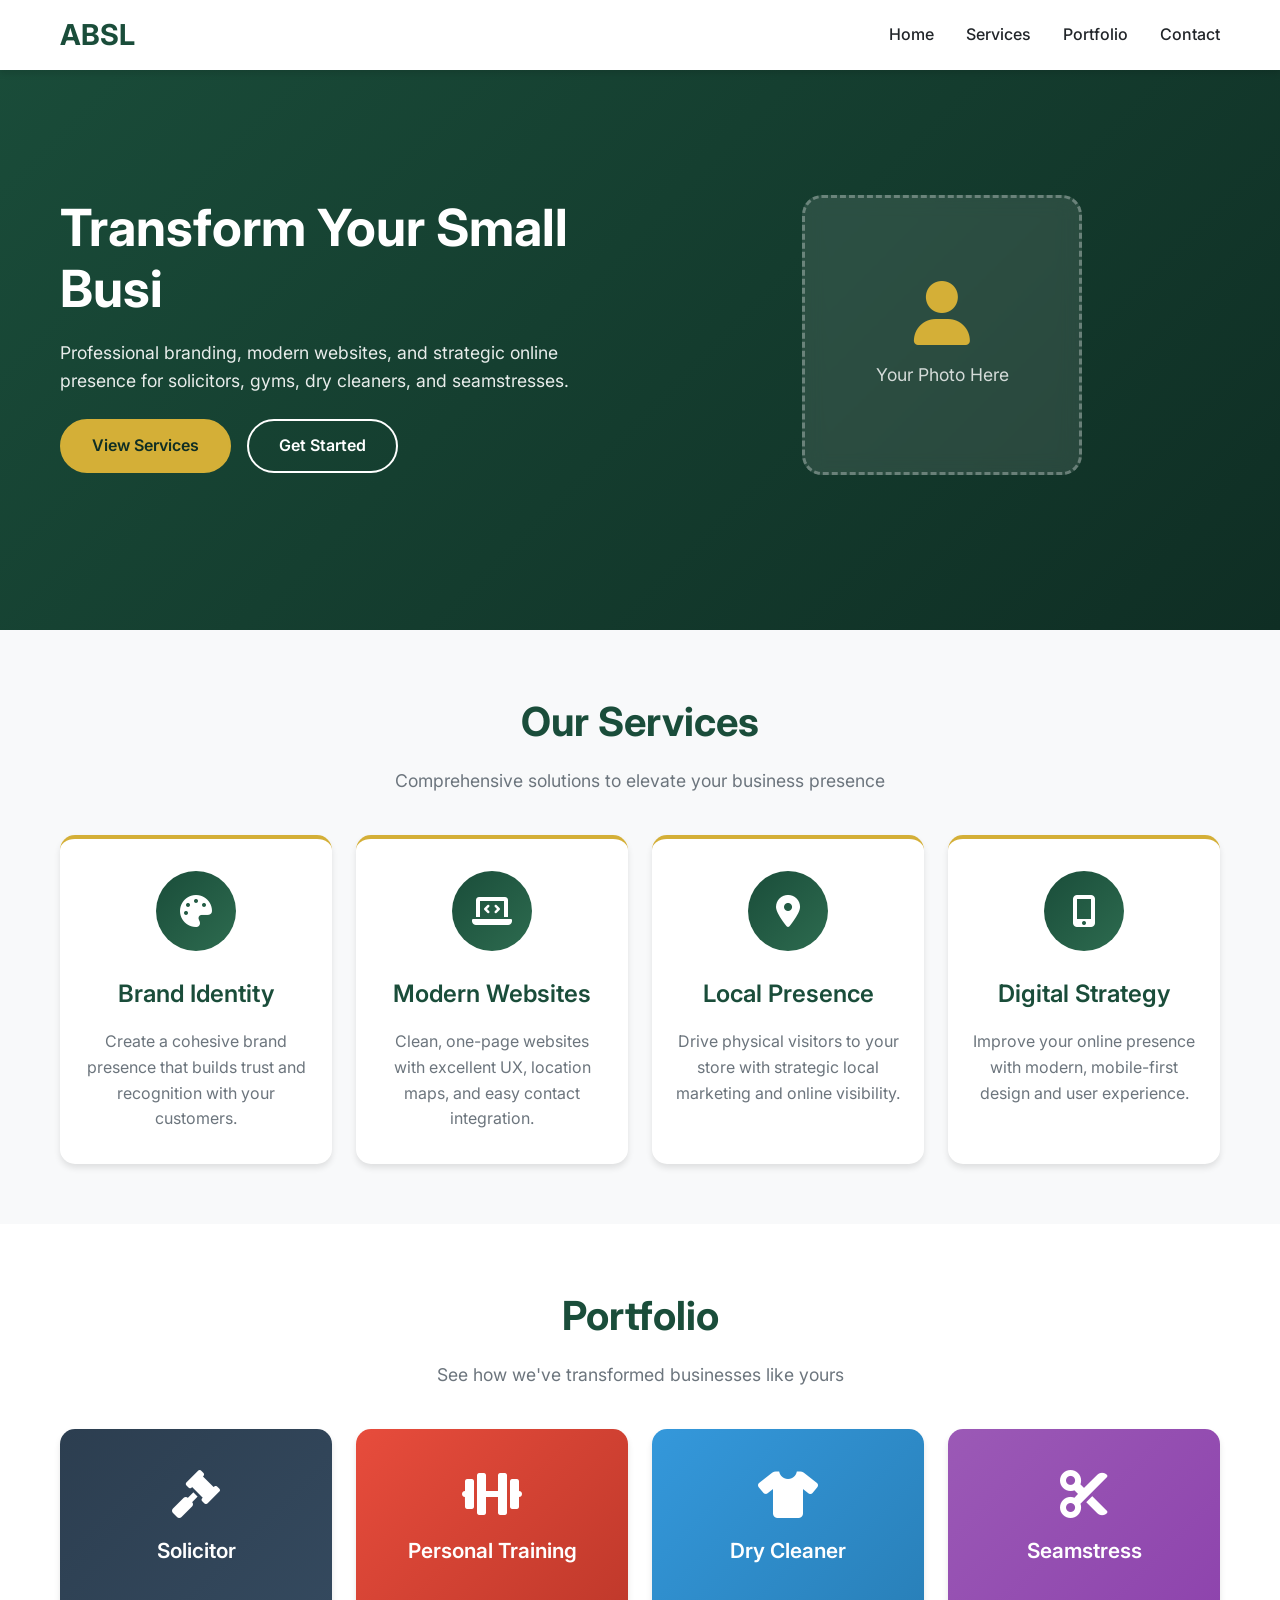
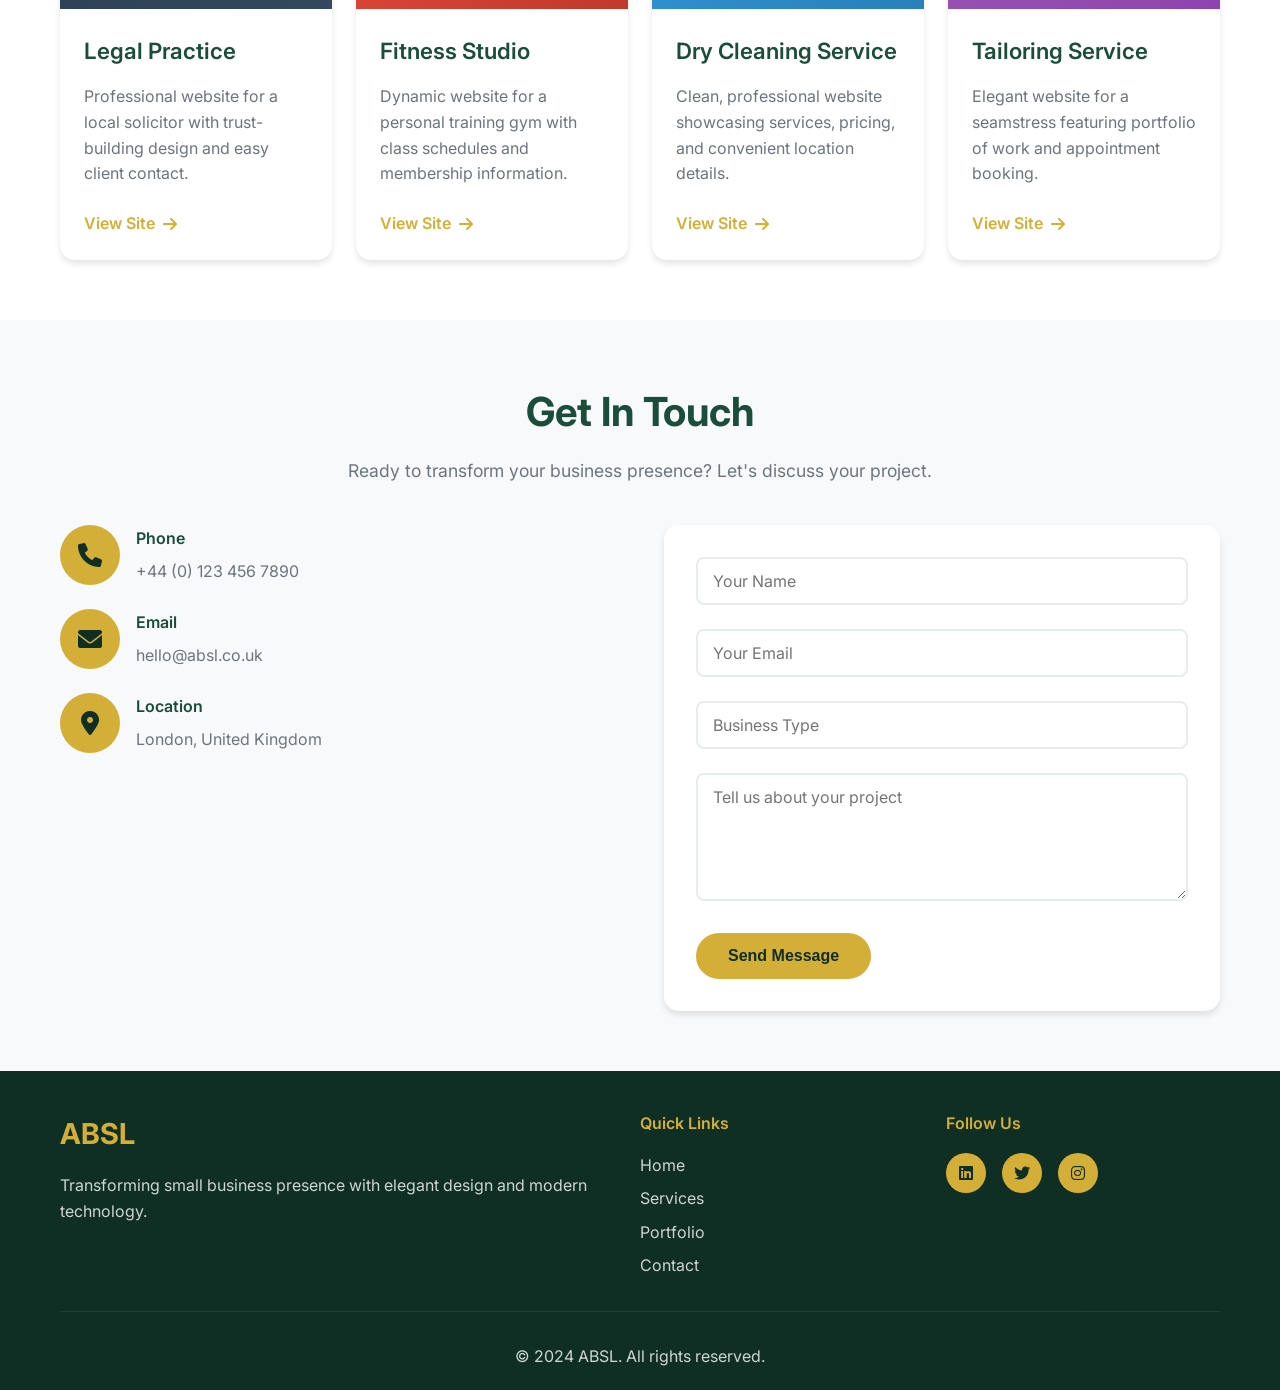
<file: index.html>
<!DOCTYPE html>
<html lang="en">
<head>
    <meta charset="UTF-8">
    <meta name="viewport" content="width=device-width, initial-scale=1.0">
    <title>ABSL - Small Business Branding & Web Presence</title>
    <link rel="stylesheet" href="styles.css">
    <link href="https://fonts.googleapis.com/css2?family=Inter:wght@300;400;500;600;700&display=swap" rel="stylesheet">
    <link rel="stylesheet" href="https://cdnjs.cloudflare.com/ajax/libs/font-awesome/6.0.0/css/all.min.css">
</head>
<body>
    <!-- Navigation -->
    <nav class="navbar">
        <div class="nav-container">
            <div class="nav-logo">
                <h2>ABSL</h2>
            </div>
            <ul class="nav-menu">
                <li><a href="#home">Home</a></li>
                <li><a href="#services">Services</a></li>
                <li><a href="#portfolio">Portfolio</a></li>
                <li><a href="#contact">Contact</a></li>
            </ul>
            <div class="hamburger">
                <span></span>
                <span></span>
                <span></span>
            </div>
        </div>
    </nav>

    <!-- Hero Section -->
    <section id="home" class="hero">
        <div class="hero-container">
            <div class="hero-content">
                <div class="hero-text">
                    <h1>Transform Your Small Business Presence</h1>
                    <p class="hero-subtitle">Professional branding, modern websites, and strategic online presence for solicitors, gyms, dry cleaners, and seamstresses.</p>
                    <div class="hero-buttons">
                        <a href="#services" class="btn btn-primary">View Services</a>
                        <a href="#contact" class="btn btn-secondary">Get Started</a>
                    </div>
                </div>
                <div class="hero-image">
                    <div class="photo-placeholder">
                        <i class="fas fa-user"></i>
                        <p>Your Photo Here</p>
                    </div>
                </div>
            </div>
        </div>
    </section>

    <!-- Services Section -->
    <section id="services" class="services">
        <div class="container">
            <div class="section-header">
                <h2>Our Services</h2>
                <p>Comprehensive solutions to elevate your business presence</p>
            </div>
            <div class="services-grid">
                <div class="service-card">
                    <div class="service-icon">
                        <i class="fas fa-palette"></i>
                    </div>
                    <h3>Brand Identity</h3>
                    <p>Create a cohesive brand presence that builds trust and recognition with your customers.</p>
                </div>
                <div class="service-card">
                    <div class="service-icon">
                        <i class="fas fa-laptop-code"></i>
                    </div>
                    <h3>Modern Websites</h3>
                    <p>Clean, one-page websites with excellent UX, location maps, and easy contact integration.</p>
                </div>
                <div class="service-card">
                    <div class="service-icon">
                        <i class="fas fa-map-marker-alt"></i>
                    </div>
                    <h3>Local Presence</h3>
                    <p>Drive physical visitors to your store with strategic local marketing and online visibility.</p>
                </div>
                <div class="service-card">
                    <div class="service-icon">
                        <i class="fas fa-mobile-alt"></i>
                    </div>
                    <h3>Digital Strategy</h3>
                    <p>Improve your online presence with modern, mobile-first design and user experience.</p>
                </div>
            </div>
        </div>
    </section>

    <!-- Portfolio Section -->
    <section id="portfolio" class="portfolio">
        <div class="container">
            <div class="section-header">
                <h2>Portfolio</h2>
                <p>See how we've transformed businesses like yours</p>
            </div>
            <div class="portfolio-grid">
                <div class="portfolio-item">
                    <div class="portfolio-thumbnail solicitor">
                        <div class="thumbnail-content">
                            <i class="fas fa-gavel"></i>
                            <h4>Solicitor</h4>
                        </div>
                    </div>
                    <div class="portfolio-info">
                        <h3>Legal Practice</h3>
                        <p>Professional website for a local solicitor with trust-building design and easy client contact.</p>
                        <a href="portfolio/solicitor.html" class="portfolio-link">View Site <i class="fas fa-arrow-right"></i></a>
                    </div>
                </div>
                <div class="portfolio-item">
                    <div class="portfolio-thumbnail gym">
                        <div class="thumbnail-content">
                            <i class="fas fa-dumbbell"></i>
                            <h4>Personal Training</h4>
                        </div>
                    </div>
                    <div class="portfolio-info">
                        <h3>Fitness Studio</h3>
                        <p>Dynamic website for a personal training gym with class schedules and membership information.</p>
                        <a href="portfolio/gym.html" class="portfolio-link">View Site <i class="fas fa-arrow-right"></i></a>
                    </div>
                </div>
                <div class="portfolio-item">
                    <div class="portfolio-thumbnail dry-cleaner">
                        <div class="thumbnail-content">
                            <i class="fas fa-tshirt"></i>
                            <h4>Dry Cleaner</h4>
                        </div>
                    </div>
                    <div class="portfolio-info">
                        <h3>Dry Cleaning Service</h3>
                        <p>Clean, professional website showcasing services, pricing, and convenient location details.</p>
                        <a href="portfolio/dry-cleaner.html" class="portfolio-link">View Site <i class="fas fa-arrow-right"></i></a>
                    </div>
                </div>
                <div class="portfolio-item">
                    <div class="portfolio-thumbnail seamstress">
                        <div class="thumbnail-content">
                            <i class="fas fa-cut"></i>
                            <h4>Seamstress</h4>
                        </div>
                    </div>
                    <div class="portfolio-info">
                        <h3>Tailoring Service</h3>
                        <p>Elegant website for a seamstress featuring portfolio of work and appointment booking.</p>
                        <a href="portfolio/seamstress.html" class="portfolio-link">View Site <i class="fas fa-arrow-right"></i></a>
                    </div>
                </div>
            </div>
        </div>
    </section>

    <!-- Contact Section -->
    <section id="contact" class="contact">
        <div class="container">
            <div class="section-header">
                <h2>Get In Touch</h2>
                <p>Ready to transform your business presence? Let's discuss your project.</p>
            </div>
            <div class="contact-content">
                <div class="contact-info">
                    <div class="contact-item">
                        <div class="contact-icon">
                            <i class="fas fa-phone"></i>
                        </div>
                        <div class="contact-details">
                            <h4>Phone</h4>
                            <p>+44 (0) 123 456 7890</p>
                        </div>
                    </div>
                    <div class="contact-item">
                        <div class="contact-icon">
                            <i class="fas fa-envelope"></i>
                        </div>
                        <div class="contact-details">
                            <h4>Email</h4>
                            <p>hello@absl.co.uk</p>
                        </div>
                    </div>
                    <div class="contact-item">
                        <div class="contact-icon">
                            <i class="fas fa-map-marker-alt"></i>
                        </div>
                        <div class="contact-details">
                            <h4>Location</h4>
                            <p>London, United Kingdom</p>
                        </div>
                    </div>
                </div>
                <div class="contact-form">
                    <form>
                        <div class="form-group">
                            <input type="text" id="name" name="name" placeholder="Your Name" required>
                        </div>
                        <div class="form-group">
                            <input type="email" id="email" name="email" placeholder="Your Email" required>
                        </div>
                        <div class="form-group">
                            <input type="text" id="business" name="business" placeholder="Business Type" required>
                        </div>
                        <div class="form-group">
                            <textarea id="message" name="message" placeholder="Tell us about your project" rows="5" required></textarea>
                        </div>
                        <button type="submit" class="btn btn-primary">Send Message</button>
                    </form>
                </div>
            </div>
        </div>
    </section>

    <!-- Footer -->
    <footer class="footer">
        <div class="container">
            <div class="footer-content">
                <div class="footer-logo">
                    <h3>ABSL</h3>
                    <p>Transforming small business presence with elegant design and modern technology.</p>
                </div>
                <div class="footer-links">
                    <h4>Quick Links</h4>
                    <ul>
                        <li><a href="#home">Home</a></li>
                        <li><a href="#services">Services</a></li>
                        <li><a href="#portfolio">Portfolio</a></li>
                        <li><a href="#contact">Contact</a></li>
                    </ul>
                </div>
                <div class="footer-social">
                    <h4>Follow Us</h4>
                    <div class="social-links">
                        <a href="#"><i class="fab fa-linkedin"></i></a>
                        <a href="#"><i class="fab fa-twitter"></i></a>
                        <a href="#"><i class="fab fa-instagram"></i></a>
                    </div>
                </div>
            </div>
            <div class="footer-bottom">
                <p>&copy; 2024 ABSL. All rights reserved.</p>
            </div>
        </div>
    </footer>

    <script src="script.js"></script>
</body>
</html>
</file>
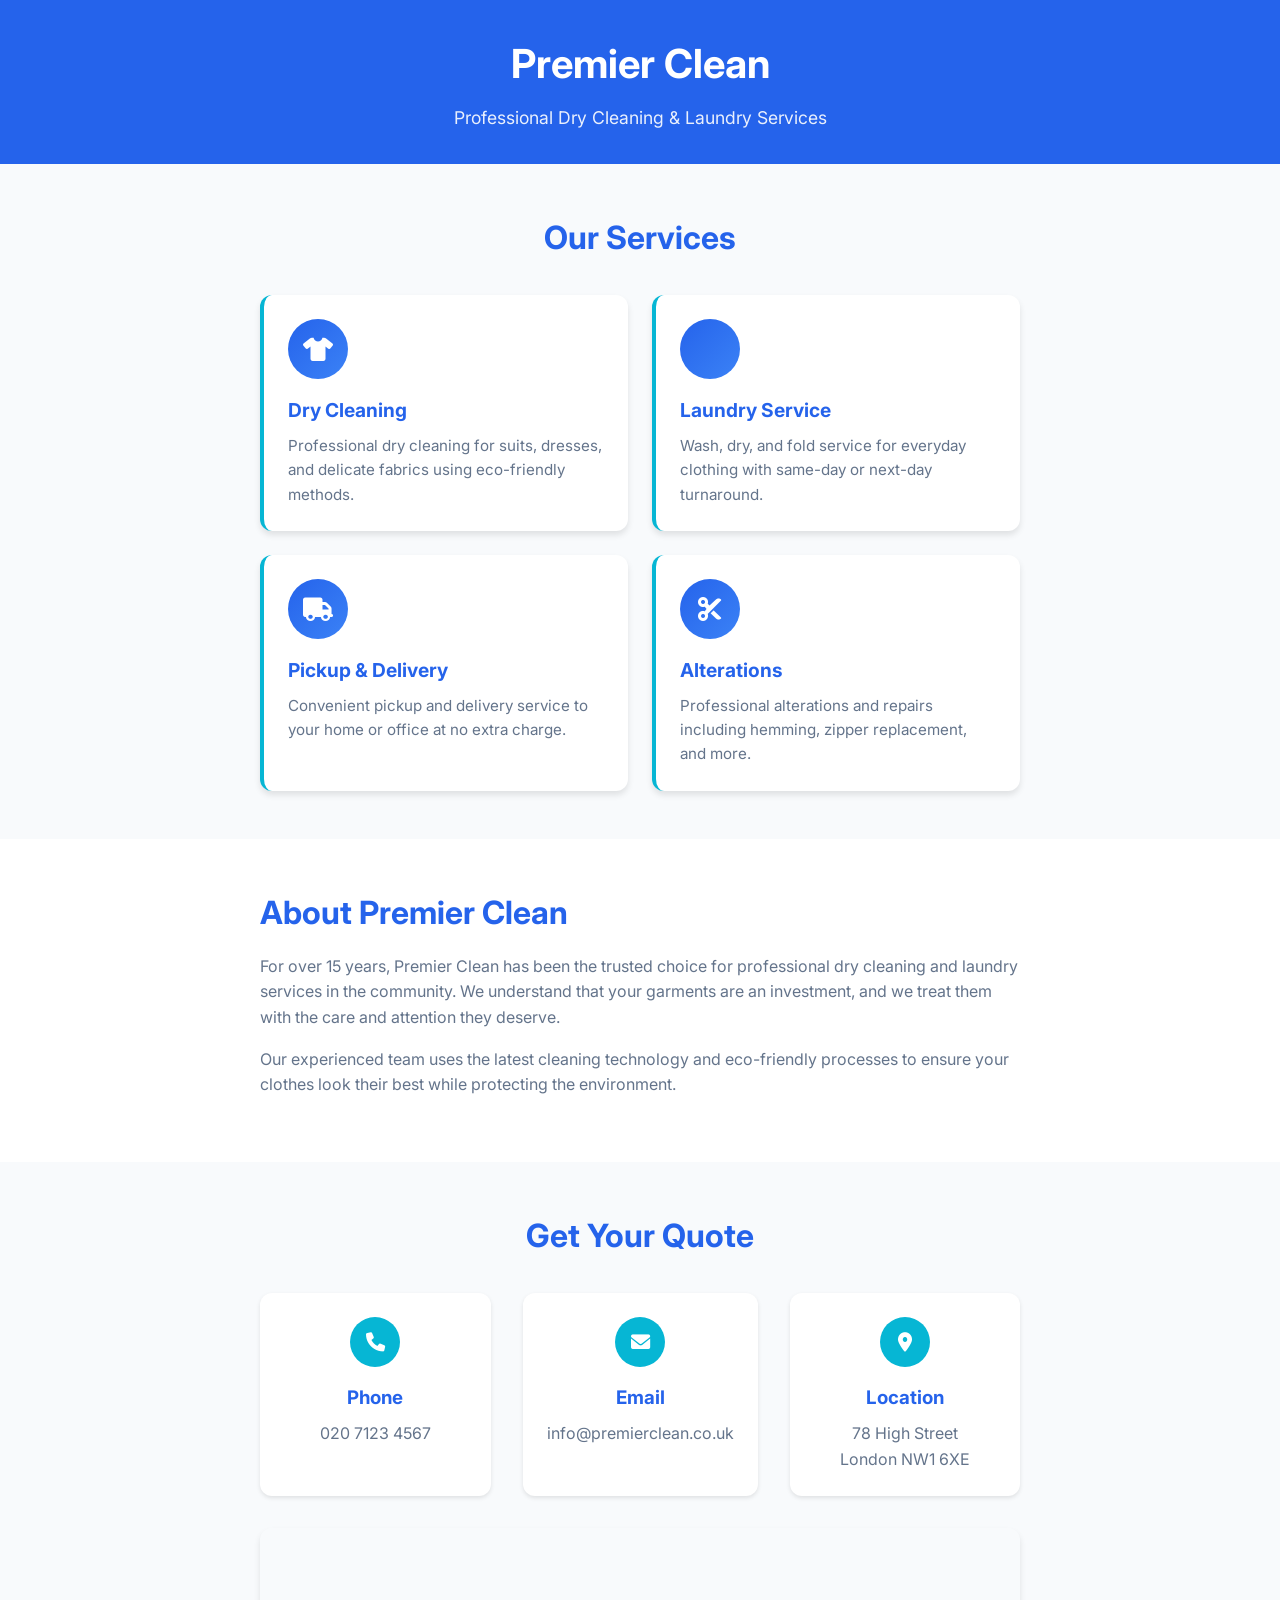
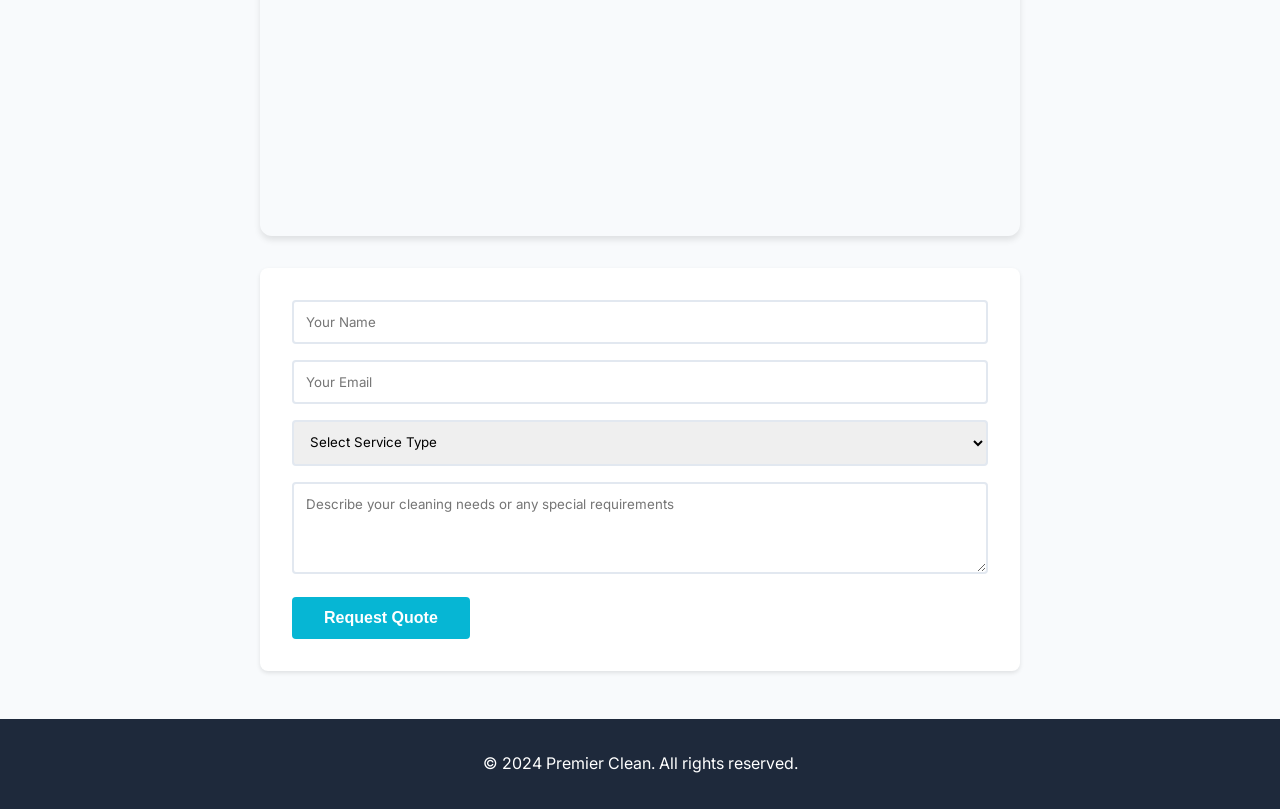
<file: portfolio/dry-cleaner.html>
<!DOCTYPE html>
<html lang="en">
<head>
    <meta charset="UTF-8">
    <meta name="viewport" content="width=device-width, initial-scale=1.0">
    <title>Premier Clean - Professional Dry Cleaning Services</title>
    <link href="https://fonts.googleapis.com/css2?family=Inter:wght@400;500;600;700&display=swap" rel="stylesheet">
    <link rel="stylesheet" href="https://cdnjs.cloudflare.com/ajax/libs/font-awesome/6.0.0/css/all.min.css">
    <style>
        * {
            margin: 0;
            padding: 0;
            box-sizing: border-box;
        }
        
        body {
            font-family: 'Inter', sans-serif;
            line-height: 1.6;
            color: #1e293b;
            background: #ffffff;
        }
        
        .container {
            max-width: 800px;
            margin: 0 auto;
            padding: 0 20px;
        }
        
        header {
            background: #2563eb;
            color: white;
            padding: 2rem 0;
            text-align: center;
        }
        
        header h1 {
            font-size: 2.5rem;
            font-weight: 700;
            margin-bottom: 0.5rem;
        }
        
        header p {
            font-size: 1.1rem;
            opacity: 0.9;
        }
        
        .services {
            padding: 3rem 0;
            background: #f8fafc;
        }
        
        .services h2 {
            text-align: center;
            font-size: 2rem;
            color: #2563eb;
            margin-bottom: 2rem;
        }
        
        .services-grid {
            display: grid;
            grid-template-columns: repeat(2, 1fr);
            gap: 1.5rem;
        }
        
        .service-card {
            background: white;
            padding: 1.5rem;
            border-radius: 12px;
            box-shadow: 0 4px 6px rgba(0,0,0,0.1);
            border-left: 4px solid #06b6d4;
            transition: transform 0.3s ease, box-shadow 0.3s ease;
        }
        
        .service-card:hover {
            transform: translateY(-2px);
            box-shadow: 0 8px 15px rgba(0,0,0,0.15);
        }
        
        .service-icon {
            width: 60px;
            height: 60px;
            background: linear-gradient(135deg, #2563eb, #3b82f6);
            border-radius: 50%;
            display: flex;
            align-items: center;
            justify-content: center;
            margin-bottom: 1rem;
        }
        
        .service-icon i {
            font-size: 1.5rem;
            color: white;
        }
        
        .service-card h3 {
            color: #2563eb;
            margin-bottom: 0.5rem;
            font-size: 1.2rem;
        }
        
        .service-card p {
            color: #64748b;
            font-size: 0.95rem;
        }
        
        .about {
            padding: 3rem 0;
        }
        
        .about h2 {
            font-size: 2rem;
            color: #2563eb;
            margin-bottom: 1rem;
        }
        
        .about p {
            color: #64748b;
            margin-bottom: 1rem;
        }
        
        .contact {
            padding: 3rem 0;
            background: #f8fafc;
        }
        
        .contact h2 {
            text-align: center;
            font-size: 2rem;
            color: #2563eb;
            margin-bottom: 2rem;
        }
        
        .contact-info {
            display: grid;
            grid-template-columns: repeat(3, 1fr);
            gap: 2rem;
            margin-bottom: 2rem;
        }
        
        .contact-item {
            text-align: center;
            padding: 1.5rem;
            background: white;
            border-radius: 12px;
            box-shadow: 0 2px 4px rgba(0,0,0,0.1);
        }
        
        .contact-icon {
            width: 50px;
            height: 50px;
            background: #06b6d4;
            border-radius: 50%;
            display: flex;
            align-items: center;
            justify-content: center;
            margin: 0 auto 1rem;
        }
        
        .contact-icon i {
            font-size: 1.2rem;
            color: white;
        }
        
        .contact-item h3 {
            color: #2563eb;
            margin-bottom: 0.5rem;
        }
        
        .contact-item p {
            color: #64748b;
        }
        
        .map-container {
            margin: 2rem 0;
            border-radius: 12px;
            overflow: hidden;
            box-shadow: 0 4px 6px rgba(0,0,0,0.1);
        }
        
        .map-container iframe {
            width: 100%;
            height: 300px;
            border: none;
        }
        
        .contact-form {
            background: white;
            padding: 2rem;
            border-radius: 8px;
            box-shadow: 0 2px 4px rgba(0,0,0,0.1);
        }
        
        .form-group {
            margin-bottom: 1rem;
        }
        
        .form-group input,
        .form-group select,
        .form-group textarea {
            width: 100%;
            padding: 0.75rem;
            border: 2px solid #e2e8f0;
            border-radius: 4px;
            font-family: inherit;
        }
        
        .form-group input:focus,
        .form-group select:focus,
        .form-group textarea:focus {
            outline: none;
            border-color: #06b6d4;
        }
        
        .btn {
            background: #06b6d4;
            color: white;
            padding: 0.75rem 2rem;
            border: none;
            border-radius: 4px;
            font-weight: 600;
            cursor: pointer;
            font-size: 1rem;
        }
        
        .btn:hover {
            background: #0891b2;
        }
        
        footer {
            background: #1e293b;
            color: white;
            padding: 2rem 0;
            text-align: center;
        }
        
        @media (max-width: 768px) {
            .services-grid {
                grid-template-columns: 1fr;
            }
            
            .contact-info {
                grid-template-columns: 1fr;
            }
            
            header h1 {
                font-size: 2rem;
            }
        }
    </style>
</head>
<body>
    <header>
        <div class="container">
            <h1>Premier Clean</h1>
            <p>Professional Dry Cleaning & Laundry Services</p>
        </div>
    </header>

    <section class="services">
        <div class="container">
            <h2>Our Services</h2>
            <div class="services-grid">
                <div class="service-card">
                    <div class="service-icon">
                        <i class="fas fa-tshirt"></i>
                    </div>
                    <h3>Dry Cleaning</h3>
                    <p>Professional dry cleaning for suits, dresses, and delicate fabrics using eco-friendly methods.</p>
                </div>
                <div class="service-card">
                    <div class="service-icon">
                        <i class="fas fa-washing-machine"></i>
                    </div>
                    <h3>Laundry Service</h3>
                    <p>Wash, dry, and fold service for everyday clothing with same-day or next-day turnaround.</p>
                </div>
                <div class="service-card">
                    <div class="service-icon">
                        <i class="fas fa-truck"></i>
                    </div>
                    <h3>Pickup & Delivery</h3>
                    <p>Convenient pickup and delivery service to your home or office at no extra charge.</p>
                </div>
                <div class="service-card">
                    <div class="service-icon">
                        <i class="fas fa-cut"></i>
                    </div>
                    <h3>Alterations</h3>
                    <p>Professional alterations and repairs including hemming, zipper replacement, and more.</p>
                </div>
            </div>
        </div>
    </section>

    <section class="about">
        <div class="container">
            <h2>About Premier Clean</h2>
            <p>For over 15 years, Premier Clean has been the trusted choice for professional dry cleaning and laundry services in the community. We understand that your garments are an investment, and we treat them with the care and attention they deserve.</p>
            <p>Our experienced team uses the latest cleaning technology and eco-friendly processes to ensure your clothes look their best while protecting the environment.</p>
        </div>
    </section>

    <section class="contact">
        <div class="container">
            <h2>Get Your Quote</h2>
            <div class="contact-info">
                <div class="contact-item">
                    <div class="contact-icon">
                        <i class="fas fa-phone"></i>
                    </div>
                    <h3>Phone</h3>
                    <p>020 7123 4567</p>
                </div>
                <div class="contact-item">
                    <div class="contact-icon">
                        <i class="fas fa-envelope"></i>
                    </div>
                    <h3>Email</h3>
                    <p>info@premierclean.co.uk</p>
                </div>
                <div class="contact-item">
                    <div class="contact-icon">
                        <i class="fas fa-map-marker-alt"></i>
                    </div>
                    <h3>Location</h3>
                    <p>78 High Street<br>London NW1 6XE</p>
                </div>
            </div>
            
            <div class="map-container">
                <iframe src="https://www.google.com/maps/embed?pb=!1m18!1m12!1m3!1d2482.123456789!2d-0.123456!3d51.5074!2m3!1f0!2f0!3f0!3m2!1i1024!2i768!4f13.1!3m3!1m2!1s0x0%3A0x0!2zNTHCsDMwJzI2LjYiTiAwwrAwNyc0NC40Ilc!5e0!3m2!1sen!2suk!4v1234567890123!5m2!1sen!2suk" allowfullscreen="" loading="lazy" referrerpolicy="no-referrer-when-downgrade"></iframe>
            </div>
            <div class="contact-form">
                <form>
                    <div class="form-group">
                        <input type="text" placeholder="Your Name" required>
                    </div>
                    <div class="form-group">
                        <input type="email" placeholder="Your Email" required>
                    </div>
                    <div class="form-group">
                        <select required>
                            <option value="">Select Service Type</option>
                            <option value="dry-cleaning">Dry Cleaning</option>
                            <option value="laundry">Laundry Service</option>
                            <option value="pickup">Pickup & Delivery</option>
                            <option value="alterations">Alterations</option>
                            <option value="quote">General Quote</option>
                        </select>
                    </div>
                    <div class="form-group">
                        <textarea placeholder="Describe your cleaning needs or any special requirements" rows="4" required></textarea>
                    </div>
                    <button type="submit" class="btn">Request Quote</button>
                </form>
            </div>
        </div>
    </section>

    <footer>
        <div class="container">
            <p>&copy; 2024 Premier Clean. All rights reserved.</p>
        </div>
    </footer>
</body>
</html>
</file>
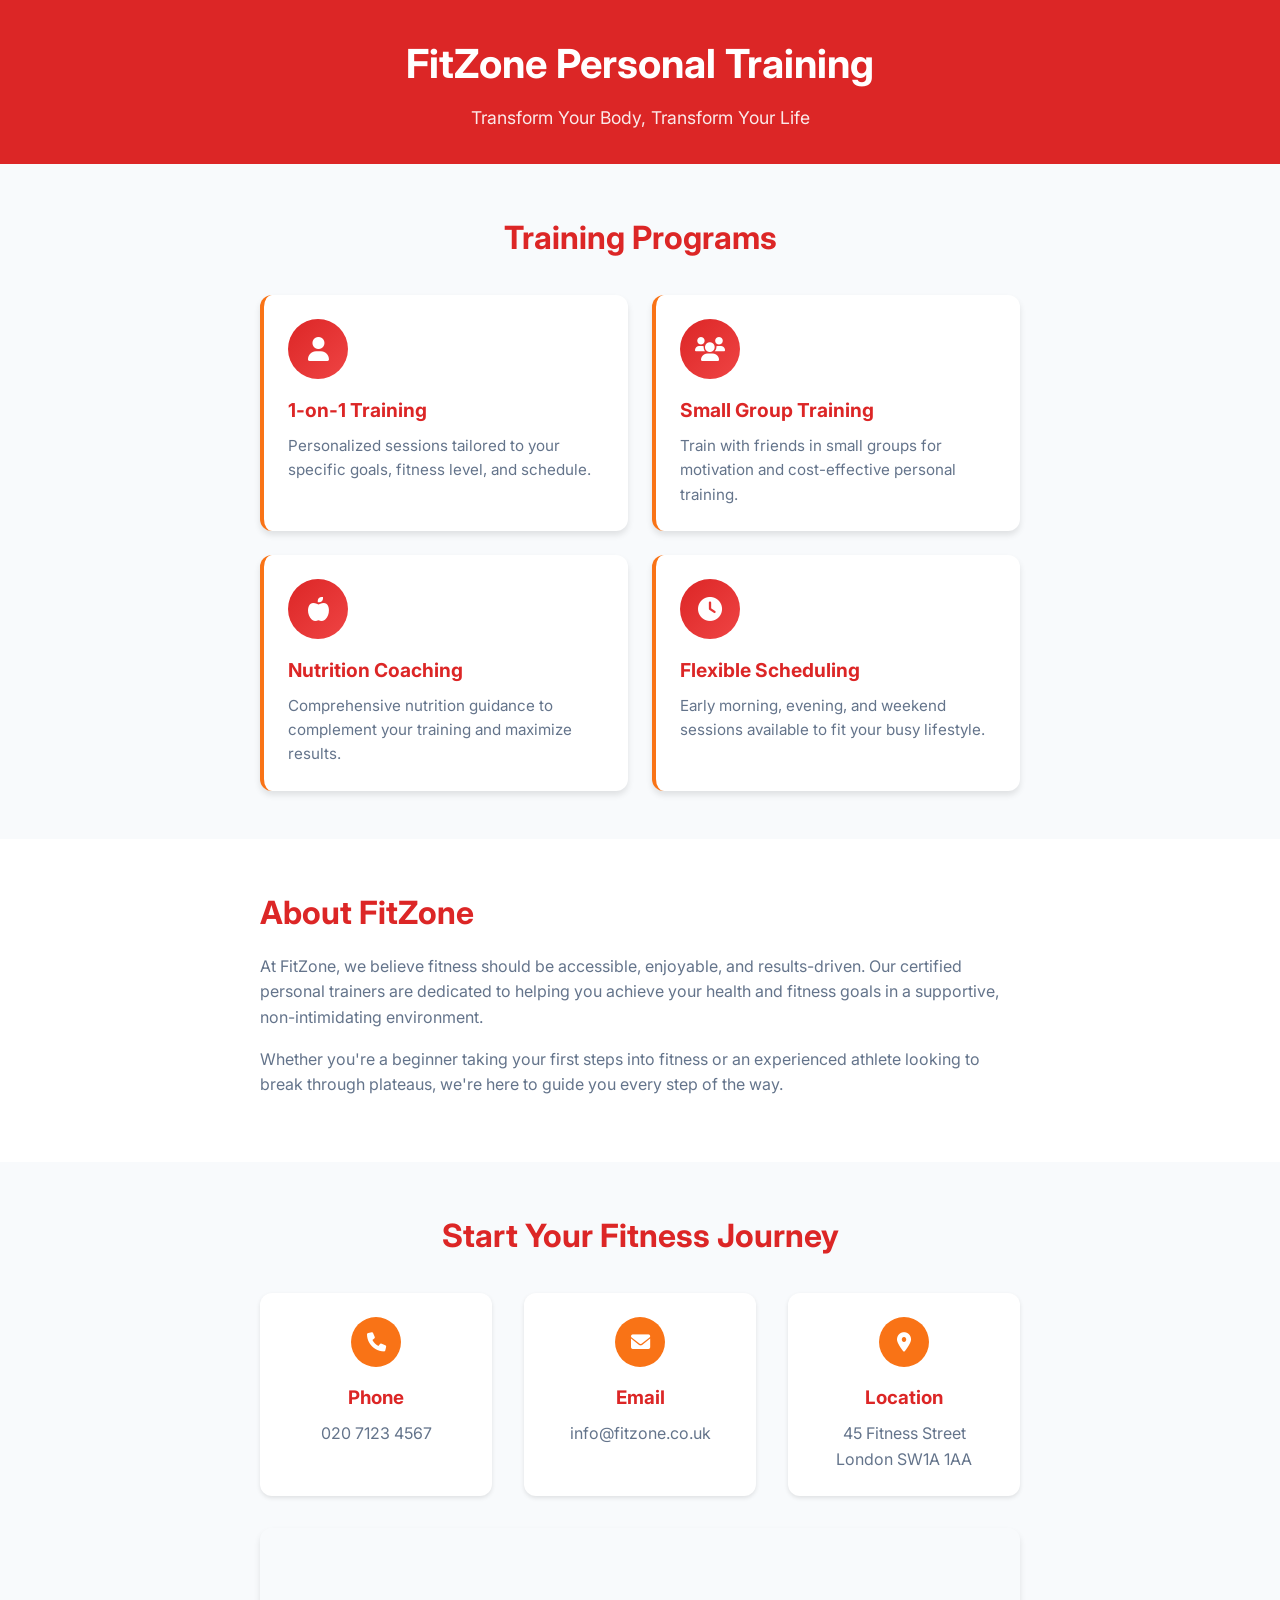
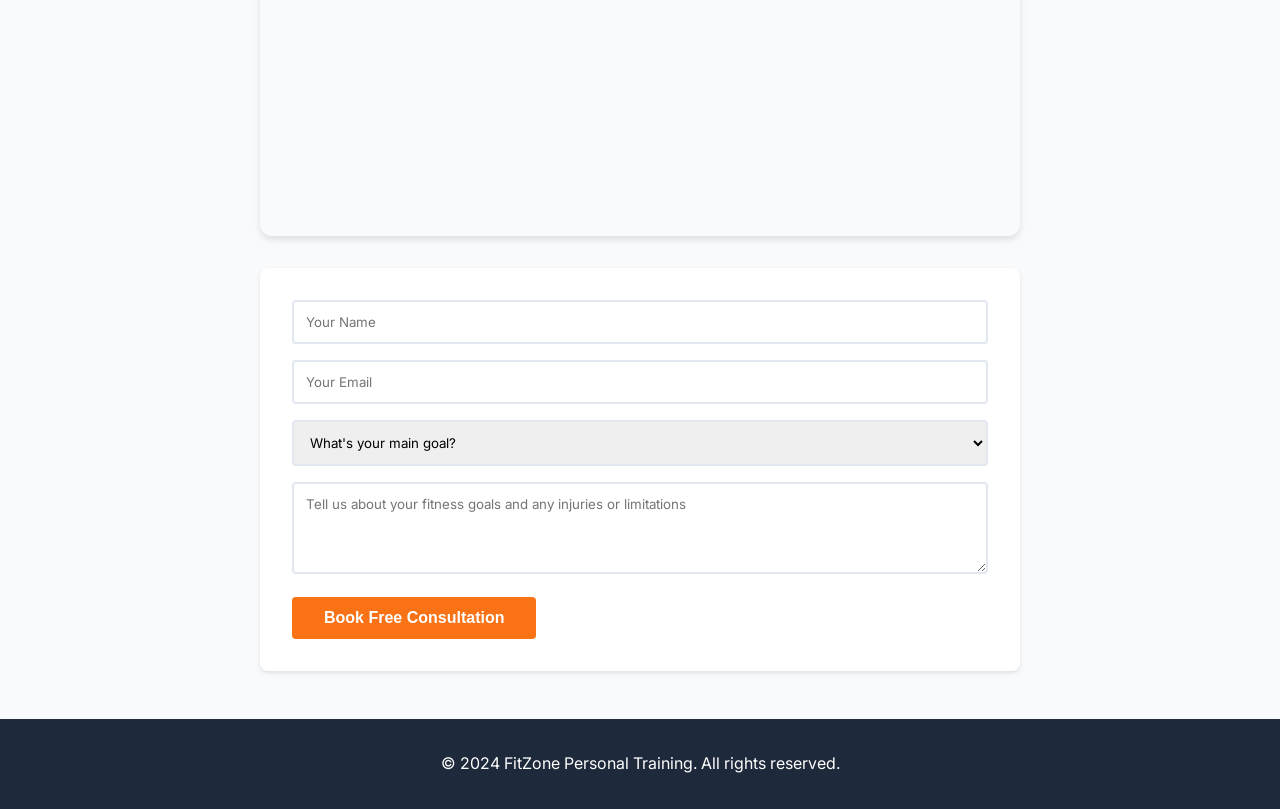
<file: portfolio/gym.html>
<!DOCTYPE html>
<html lang="en">
<head>
    <meta charset="UTF-8">
    <meta name="viewport" content="width=device-width, initial-scale=1.0">
    <title>FitZone Personal Training</title>
    <link href="https://fonts.googleapis.com/css2?family=Inter:wght@400;500;600;700&display=swap" rel="stylesheet">
    <link rel="stylesheet" href="https://cdnjs.cloudflare.com/ajax/libs/font-awesome/6.0.0/css/all.min.css">
    <style>
        * {
            margin: 0;
            padding: 0;
            box-sizing: border-box;
        }
        
        body {
            font-family: 'Inter', sans-serif;
            line-height: 1.6;
            color: #1e293b;
            background: #ffffff;
        }
        
        .container {
            max-width: 800px;
            margin: 0 auto;
            padding: 0 20px;
        }
        
        header {
            background: #dc2626;
            color: white;
            padding: 2rem 0;
            text-align: center;
        }
        
        header h1 {
            font-size: 2.5rem;
            font-weight: 700;
            margin-bottom: 0.5rem;
        }
        
        header p {
            font-size: 1.1rem;
            opacity: 0.9;
        }
        
        .services {
            padding: 3rem 0;
            background: #f8fafc;
        }
        
        .services h2 {
            text-align: center;
            font-size: 2rem;
            color: #dc2626;
            margin-bottom: 2rem;
        }
        
        .services-grid {
            display: grid;
            grid-template-columns: repeat(2, 1fr);
            gap: 1.5rem;
        }
        
        .service-card {
            background: white;
            padding: 1.5rem;
            border-radius: 12px;
            box-shadow: 0 4px 6px rgba(0,0,0,0.1);
            border-left: 4px solid #f97316;
            transition: transform 0.3s ease, box-shadow 0.3s ease;
        }
        
        .service-card:hover {
            transform: translateY(-2px);
            box-shadow: 0 8px 15px rgba(0,0,0,0.15);
        }
        
        .service-icon {
            width: 60px;
            height: 60px;
            background: linear-gradient(135deg, #dc2626, #ef4444);
            border-radius: 50%;
            display: flex;
            align-items: center;
            justify-content: center;
            margin-bottom: 1rem;
        }
        
        .service-icon i {
            font-size: 1.5rem;
            color: white;
        }
        
        .service-card h3 {
            color: #dc2626;
            margin-bottom: 0.5rem;
            font-size: 1.2rem;
        }
        
        .service-card p {
            color: #64748b;
            font-size: 0.95rem;
        }
        
        .about {
            padding: 3rem 0;
        }
        
        .about h2 {
            font-size: 2rem;
            color: #dc2626;
            margin-bottom: 1rem;
        }
        
        .about p {
            color: #64748b;
            margin-bottom: 1rem;
        }
        
        .contact {
            padding: 3rem 0;
            background: #f8fafc;
        }
        
        .contact h2 {
            text-align: center;
            font-size: 2rem;
            color: #dc2626;
            margin-bottom: 2rem;
        }
        
        .contact-info {
            display: grid;
            grid-template-columns: repeat(3, 1fr);
            gap: 2rem;
            margin-bottom: 2rem;
        }
        
        .contact-item {
            text-align: center;
            padding: 1.5rem;
            background: white;
            border-radius: 12px;
            box-shadow: 0 2px 4px rgba(0,0,0,0.1);
        }
        
        .contact-icon {
            width: 50px;
            height: 50px;
            background: #f97316;
            border-radius: 50%;
            display: flex;
            align-items: center;
            justify-content: center;
            margin: 0 auto 1rem;
        }
        
        .contact-icon i {
            font-size: 1.2rem;
            color: white;
        }
        
        .contact-item h3 {
            color: #dc2626;
            margin-bottom: 0.5rem;
        }
        
        .contact-item p {
            color: #64748b;
        }
        
        .map-container {
            margin: 2rem 0;
            border-radius: 12px;
            overflow: hidden;
            box-shadow: 0 4px 6px rgba(0,0,0,0.1);
        }
        
        .map-container iframe {
            width: 100%;
            height: 300px;
            border: none;
        }
        
        .contact-form {
            background: white;
            padding: 2rem;
            border-radius: 8px;
            box-shadow: 0 2px 4px rgba(0,0,0,0.1);
        }
        
        .form-group {
            margin-bottom: 1rem;
        }
        
        .form-group input,
        .form-group select,
        .form-group textarea {
            width: 100%;
            padding: 0.75rem;
            border: 2px solid #e2e8f0;
            border-radius: 4px;
            font-family: inherit;
        }
        
        .form-group input:focus,
        .form-group select:focus,
        .form-group textarea:focus {
            outline: none;
            border-color: #f97316;
        }
        
        .btn {
            background: #f97316;
            color: white;
            padding: 0.75rem 2rem;
            border: none;
            border-radius: 4px;
            font-weight: 600;
            cursor: pointer;
            font-size: 1rem;
        }
        
        .btn:hover {
            background: #ea580c;
        }
        
        footer {
            background: #1e293b;
            color: white;
            padding: 2rem 0;
            text-align: center;
        }
        
        @media (max-width: 768px) {
            .services-grid {
                grid-template-columns: 1fr;
            }
            
            .contact-info {
                grid-template-columns: 1fr;
            }
            
            header h1 {
                font-size: 2rem;
            }
        }
    </style>
</head>
<body>
    <header>
        <div class="container">
            <h1>FitZone Personal Training</h1>
            <p>Transform Your Body, Transform Your Life</p>
        </div>
    </header>

    <section class="services">
        <div class="container">
            <h2>Training Programs</h2>
            <div class="services-grid">
                <div class="service-card">
                    <div class="service-icon">
                        <i class="fas fa-user"></i>
                    </div>
                    <h3>1-on-1 Training</h3>
                    <p>Personalized sessions tailored to your specific goals, fitness level, and schedule.</p>
                </div>
                <div class="service-card">
                    <div class="service-icon">
                        <i class="fas fa-users"></i>
                    </div>
                    <h3>Small Group Training</h3>
                    <p>Train with friends in small groups for motivation and cost-effective personal training.</p>
                </div>
                <div class="service-card">
                    <div class="service-icon">
                        <i class="fas fa-apple-alt"></i>
                    </div>
                    <h3>Nutrition Coaching</h3>
                    <p>Comprehensive nutrition guidance to complement your training and maximize results.</p>
                </div>
                <div class="service-card">
                    <div class="service-icon">
                        <i class="fas fa-clock"></i>
                    </div>
                    <h3>Flexible Scheduling</h3>
                    <p>Early morning, evening, and weekend sessions available to fit your busy lifestyle.</p>
                </div>
            </div>
        </div>
    </section>

    <section class="about">
        <div class="container">
            <h2>About FitZone</h2>
            <p>At FitZone, we believe fitness should be accessible, enjoyable, and results-driven. Our certified personal trainers are dedicated to helping you achieve your health and fitness goals in a supportive, non-intimidating environment.</p>
            <p>Whether you're a beginner taking your first steps into fitness or an experienced athlete looking to break through plateaus, we're here to guide you every step of the way.</p>
        </div>
    </section>

    <section class="contact">
        <div class="container">
            <h2>Start Your Fitness Journey</h2>
            <div class="contact-info">
                <div class="contact-item">
                    <div class="contact-icon">
                        <i class="fas fa-phone"></i>
                    </div>
                    <h3>Phone</h3>
                    <p>020 7123 4567</p>
                </div>
                <div class="contact-item">
                    <div class="contact-icon">
                        <i class="fas fa-envelope"></i>
                    </div>
                    <h3>Email</h3>
                    <p>info@fitzone.co.uk</p>
                </div>
                <div class="contact-item">
                    <div class="contact-icon">
                        <i class="fas fa-map-marker-alt"></i>
                    </div>
                    <h3>Location</h3>
                    <p>45 Fitness Street<br>London SW1A 1AA</p>
                </div>
            </div>
            
            <div class="map-container">
                <iframe src="https://www.google.com/maps/embed?pb=!1m18!1m12!1m3!1d2482.123456789!2d-0.123456!3d51.5074!2m3!1f0!2f0!3f0!3m2!1i1024!2i768!4f13.1!3m3!1m2!1s0x0%3A0x0!2zNTHCsDMwJzI2LjYiTiAwwrAwNyc0NC40Ilc!5e0!3m2!1sen!2suk!4v1234567890123!5m2!1sen!2suk" allowfullscreen="" loading="lazy" referrerpolicy="no-referrer-when-downgrade"></iframe>
            </div>
            <div class="contact-form">
                <form>
                    <div class="form-group">
                        <input type="text" placeholder="Your Name" required>
                    </div>
                    <div class="form-group">
                        <input type="email" placeholder="Your Email" required>
                    </div>
                    <div class="form-group">
                        <select required>
                            <option value="">What's your main goal?</option>
                            <option value="weight-loss">Weight Loss</option>
                            <option value="muscle-gain">Muscle Gain</option>
                            <option value="strength">Strength Building</option>
                            <option value="endurance">Endurance</option>
                            <option value="general">General Fitness</option>
                        </select>
                    </div>
                    <div class="form-group">
                        <textarea placeholder="Tell us about your fitness goals and any injuries or limitations" rows="4" required></textarea>
                    </div>
                    <button type="submit" class="btn">Book Free Consultation</button>
                </form>
            </div>
        </div>
    </section>

    <footer>
        <div class="container">
            <p>&copy; 2024 FitZone Personal Training. All rights reserved.</p>
        </div>
    </footer>
</body>
</html>
</file>
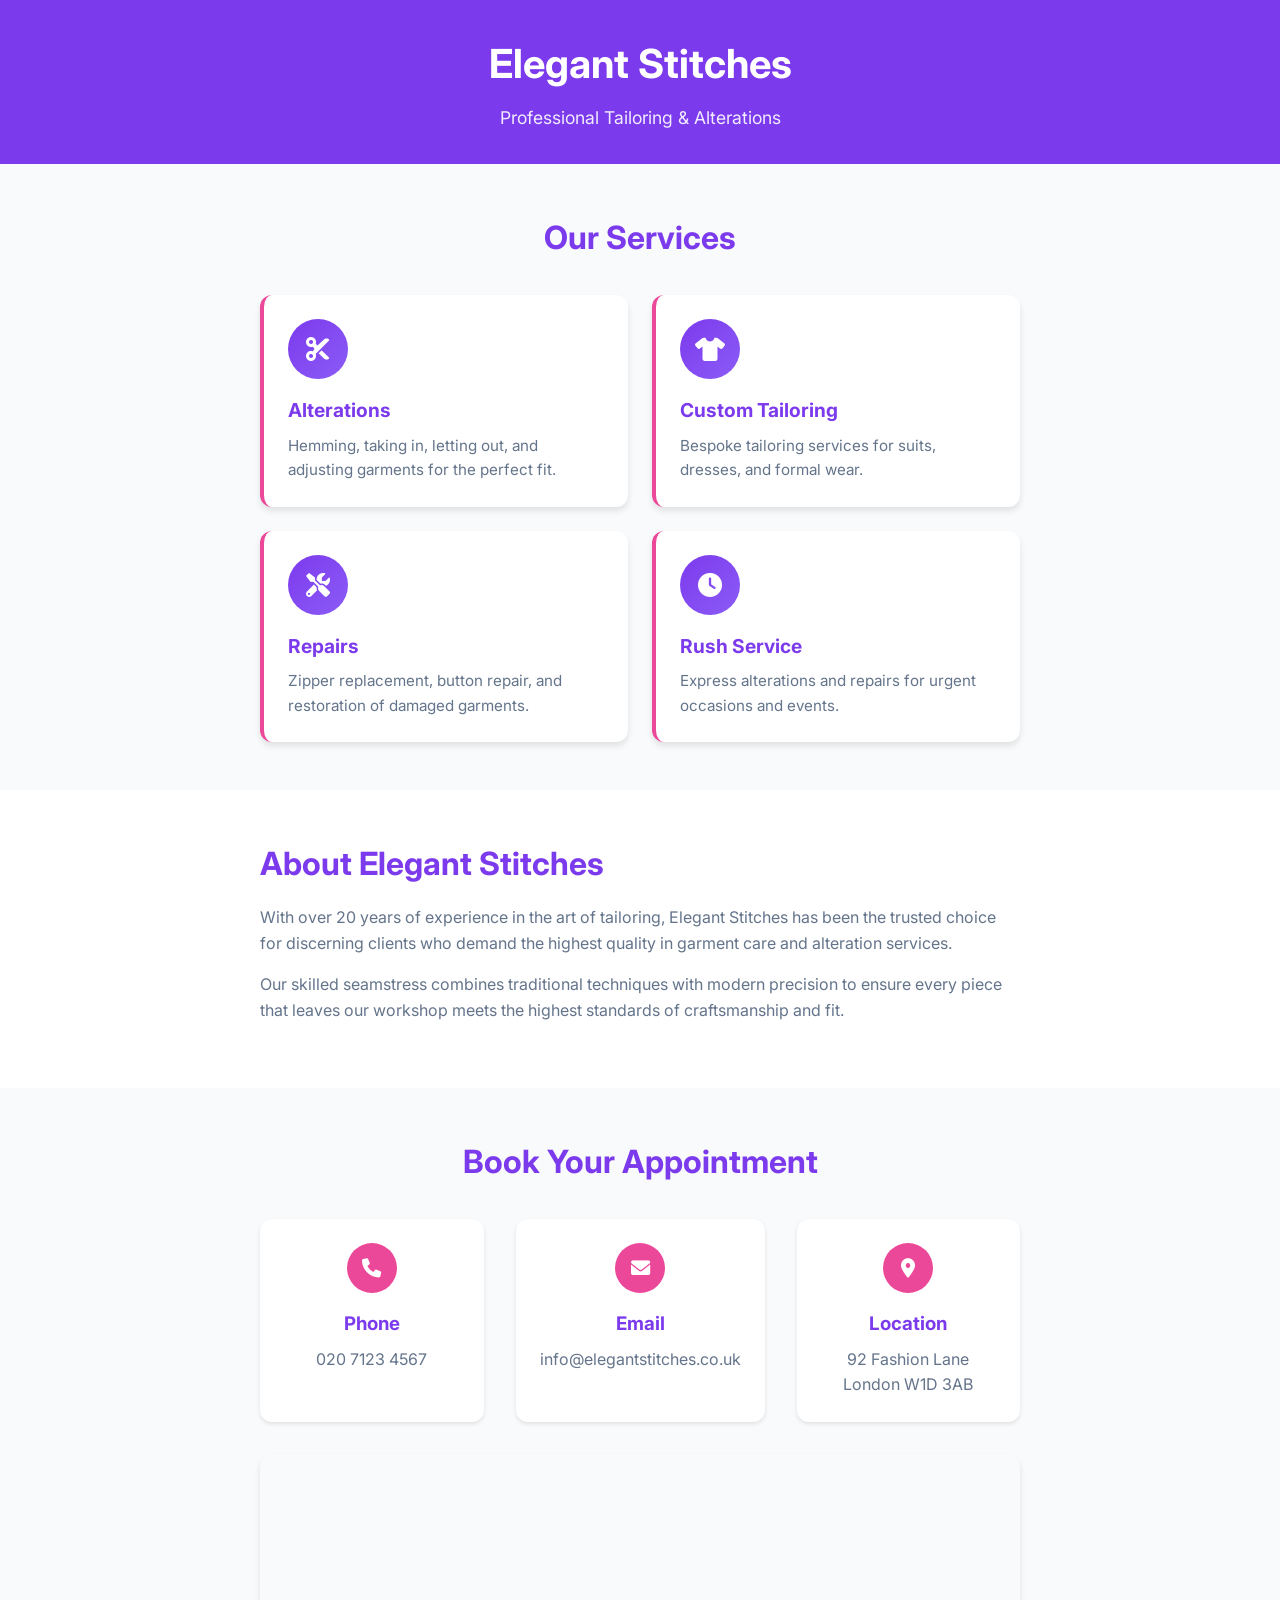
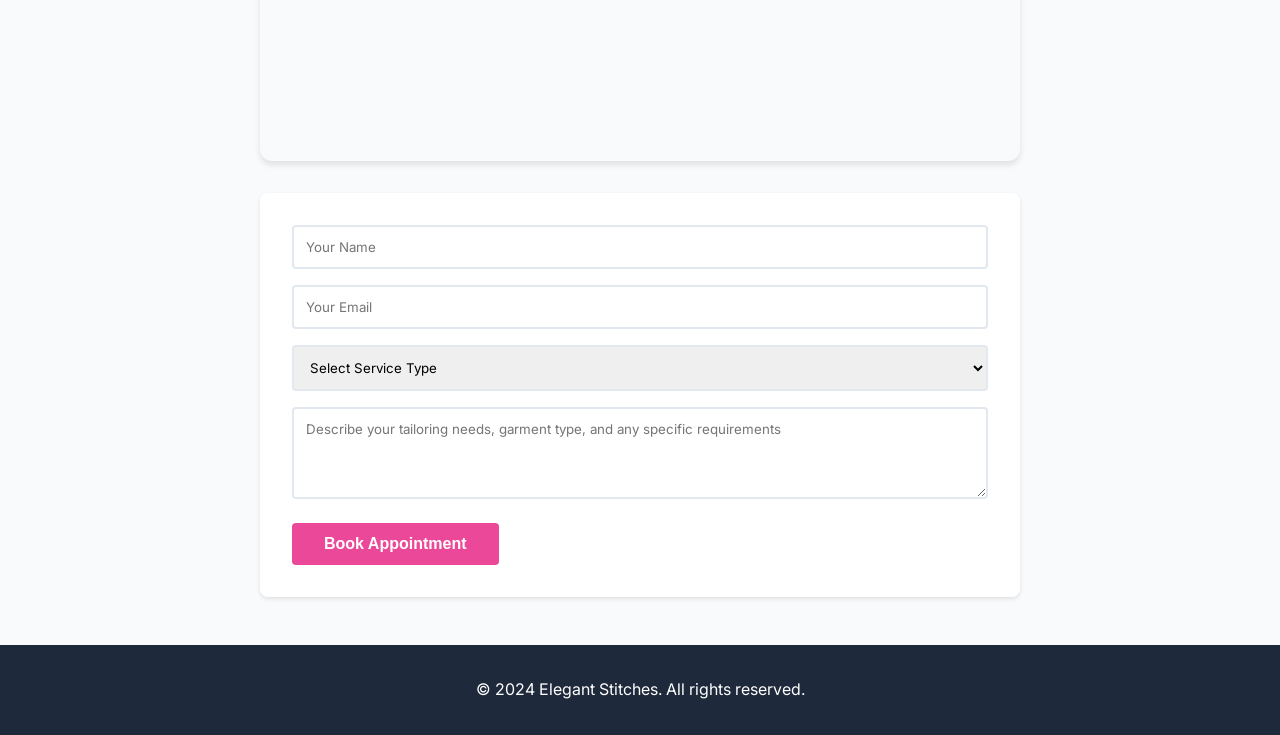
<file: portfolio/seamstress.html>
<!DOCTYPE html>
<html lang="en">
<head>
    <meta charset="UTF-8">
    <meta name="viewport" content="width=device-width, initial-scale=1.0">
    <title>Elegant Stitches - Professional Tailoring & Alterations</title>
    <link href="https://fonts.googleapis.com/css2?family=Inter:wght@400;500;600;700&display=swap" rel="stylesheet">
    <link rel="stylesheet" href="https://cdnjs.cloudflare.com/ajax/libs/font-awesome/6.0.0/css/all.min.css">
    <style>
        * {
            margin: 0;
            padding: 0;
            box-sizing: border-box;
        }
        
        body {
            font-family: 'Inter', sans-serif;
            line-height: 1.6;
            color: #1e293b;
            background: #ffffff;
        }
        
        .container {
            max-width: 800px;
            margin: 0 auto;
            padding: 0 20px;
        }
        
        header {
            background: #7c3aed;
            color: white;
            padding: 2rem 0;
            text-align: center;
        }
        
        header h1 {
            font-size: 2.5rem;
            font-weight: 700;
            margin-bottom: 0.5rem;
        }
        
        header p {
            font-size: 1.1rem;
            opacity: 0.9;
        }
        
        .services {
            padding: 3rem 0;
            background: #f8fafc;
        }
        
        .services h2 {
            text-align: center;
            font-size: 2rem;
            color: #7c3aed;
            margin-bottom: 2rem;
        }
        
        .services-grid {
            display: grid;
            grid-template-columns: repeat(2, 1fr);
            gap: 1.5rem;
        }
        
        .service-card {
            background: white;
            padding: 1.5rem;
            border-radius: 12px;
            box-shadow: 0 4px 6px rgba(0,0,0,0.1);
            border-left: 4px solid #ec4899;
            transition: transform 0.3s ease, box-shadow 0.3s ease;
        }
        
        .service-card:hover {
            transform: translateY(-2px);
            box-shadow: 0 8px 15px rgba(0,0,0,0.15);
        }
        
        .service-icon {
            width: 60px;
            height: 60px;
            background: linear-gradient(135deg, #7c3aed, #8b5cf6);
            border-radius: 50%;
            display: flex;
            align-items: center;
            justify-content: center;
            margin-bottom: 1rem;
        }
        
        .service-icon i {
            font-size: 1.5rem;
            color: white;
        }
        
        .service-card h3 {
            color: #7c3aed;
            margin-bottom: 0.5rem;
            font-size: 1.2rem;
        }
        
        .service-card p {
            color: #64748b;
            font-size: 0.95rem;
        }
        
        .about {
            padding: 3rem 0;
        }
        
        .about h2 {
            font-size: 2rem;
            color: #7c3aed;
            margin-bottom: 1rem;
        }
        
        .about p {
            color: #64748b;
            margin-bottom: 1rem;
        }
        
        .contact {
            padding: 3rem 0;
            background: #f8fafc;
        }
        
        .contact h2 {
            text-align: center;
            font-size: 2rem;
            color: #7c3aed;
            margin-bottom: 2rem;
        }
        
        .contact-info {
            display: grid;
            grid-template-columns: repeat(3, 1fr);
            gap: 2rem;
            margin-bottom: 2rem;
        }
        
        .contact-item {
            text-align: center;
            padding: 1.5rem;
            background: white;
            border-radius: 12px;
            box-shadow: 0 2px 4px rgba(0,0,0,0.1);
        }
        
        .contact-icon {
            width: 50px;
            height: 50px;
            background: #ec4899;
            border-radius: 50%;
            display: flex;
            align-items: center;
            justify-content: center;
            margin: 0 auto 1rem;
        }
        
        .contact-icon i {
            font-size: 1.2rem;
            color: white;
        }
        
        .contact-item h3 {
            color: #7c3aed;
            margin-bottom: 0.5rem;
        }
        
        .contact-item p {
            color: #64748b;
        }
        
        .map-container {
            margin: 2rem 0;
            border-radius: 12px;
            overflow: hidden;
            box-shadow: 0 4px 6px rgba(0,0,0,0.1);
        }
        
        .map-container iframe {
            width: 100%;
            height: 300px;
            border: none;
        }
        
        .contact-form {
            background: white;
            padding: 2rem;
            border-radius: 8px;
            box-shadow: 0 2px 4px rgba(0,0,0,0.1);
        }
        
        .form-group {
            margin-bottom: 1rem;
        }
        
        .form-group input,
        .form-group select,
        .form-group textarea {
            width: 100%;
            padding: 0.75rem;
            border: 2px solid #e2e8f0;
            border-radius: 4px;
            font-family: inherit;
        }
        
        .form-group input:focus,
        .form-group select:focus,
        .form-group textarea:focus {
            outline: none;
            border-color: #ec4899;
        }
        
        .btn {
            background: #ec4899;
            color: white;
            padding: 0.75rem 2rem;
            border: none;
            border-radius: 4px;
            font-weight: 600;
            cursor: pointer;
            font-size: 1rem;
        }
        
        .btn:hover {
            background: #db2777;
        }
        
        footer {
            background: #1e293b;
            color: white;
            padding: 2rem 0;
            text-align: center;
        }
        
        @media (max-width: 768px) {
            .services-grid {
                grid-template-columns: 1fr;
            }
            
            .contact-info {
                grid-template-columns: 1fr;
            }
            
            header h1 {
                font-size: 2rem;
            }
        }
    </style>
</head>
<body>
    <header>
        <div class="container">
            <h1>Elegant Stitches</h1>
            <p>Professional Tailoring & Alterations</p>
        </div>
    </header>

    <section class="services">
        <div class="container">
            <h2>Our Services</h2>
            <div class="services-grid">
                <div class="service-card">
                    <div class="service-icon">
                        <i class="fas fa-cut"></i>
                    </div>
                    <h3>Alterations</h3>
                    <p>Hemming, taking in, letting out, and adjusting garments for the perfect fit.</p>
                </div>
                <div class="service-card">
                    <div class="service-icon">
                        <i class="fas fa-tshirt"></i>
                    </div>
                    <h3>Custom Tailoring</h3>
                    <p>Bespoke tailoring services for suits, dresses, and formal wear.</p>
                </div>
                <div class="service-card">
                    <div class="service-icon">
                        <i class="fas fa-tools"></i>
                    </div>
                    <h3>Repairs</h3>
                    <p>Zipper replacement, button repair, and restoration of damaged garments.</p>
                </div>
                <div class="service-card">
                    <div class="service-icon">
                        <i class="fas fa-clock"></i>
                    </div>
                    <h3>Rush Service</h3>
                    <p>Express alterations and repairs for urgent occasions and events.</p>
                </div>
            </div>
        </div>
    </section>

    <section class="about">
        <div class="container">
            <h2>About Elegant Stitches</h2>
            <p>With over 20 years of experience in the art of tailoring, Elegant Stitches has been the trusted choice for discerning clients who demand the highest quality in garment care and alteration services.</p>
            <p>Our skilled seamstress combines traditional techniques with modern precision to ensure every piece that leaves our workshop meets the highest standards of craftsmanship and fit.</p>
        </div>
    </section>

    <section class="contact">
        <div class="container">
            <h2>Book Your Appointment</h2>
            <div class="contact-info">
                <div class="contact-item">
                    <div class="contact-icon">
                        <i class="fas fa-phone"></i>
                    </div>
                    <h3>Phone</h3>
                    <p>020 7123 4567</p>
                </div>
                <div class="contact-item">
                    <div class="contact-icon">
                        <i class="fas fa-envelope"></i>
                    </div>
                    <h3>Email</h3>
                    <p>info@elegantstitches.co.uk</p>
                </div>
                <div class="contact-item">
                    <div class="contact-icon">
                        <i class="fas fa-map-marker-alt"></i>
                    </div>
                    <h3>Location</h3>
                    <p>92 Fashion Lane<br>London W1D 3AB</p>
                </div>
            </div>
            
            <div class="map-container">
                <iframe src="https://www.google.com/maps/embed?pb=!1m18!1m12!1m3!1d2482.123456789!2d-0.123456!3d51.5074!2m3!1f0!2f0!3f0!3m2!1i1024!2i768!4f13.1!3m3!1m2!1s0x0%3A0x0!2zNTHCsDMwJzI2LjYiTiAwwrAwNyc0NC40Ilc!5e0!3m2!1sen!2suk!4v1234567890123!5m2!1sen!2suk" allowfullscreen="" loading="lazy" referrerpolicy="no-referrer-when-downgrade"></iframe>
            </div>
            <div class="contact-form">
                <form>
                    <div class="form-group">
                        <input type="text" placeholder="Your Name" required>
                    </div>
                    <div class="form-group">
                        <input type="email" placeholder="Your Email" required>
                    </div>
                    <div class="form-group">
                        <select required>
                            <option value="">Select Service Type</option>
                            <option value="alterations">Alterations</option>
                            <option value="tailoring">Custom Tailoring</option>
                            <option value="repairs">Repairs</option>
                            <option value="rush">Rush Service</option>
                            <option value="consultation">General Consultation</option>
                        </select>
                    </div>
                    <div class="form-group">
                        <textarea placeholder="Describe your tailoring needs, garment type, and any specific requirements" rows="4" required></textarea>
                    </div>
                    <button type="submit" class="btn">Book Appointment</button>
                </form>
            </div>
        </div>
    </section>

    <footer>
        <div class="container">
            <p>&copy; 2024 Elegant Stitches. All rights reserved.</p>
        </div>
    </footer>
</body>
</html>
</file>
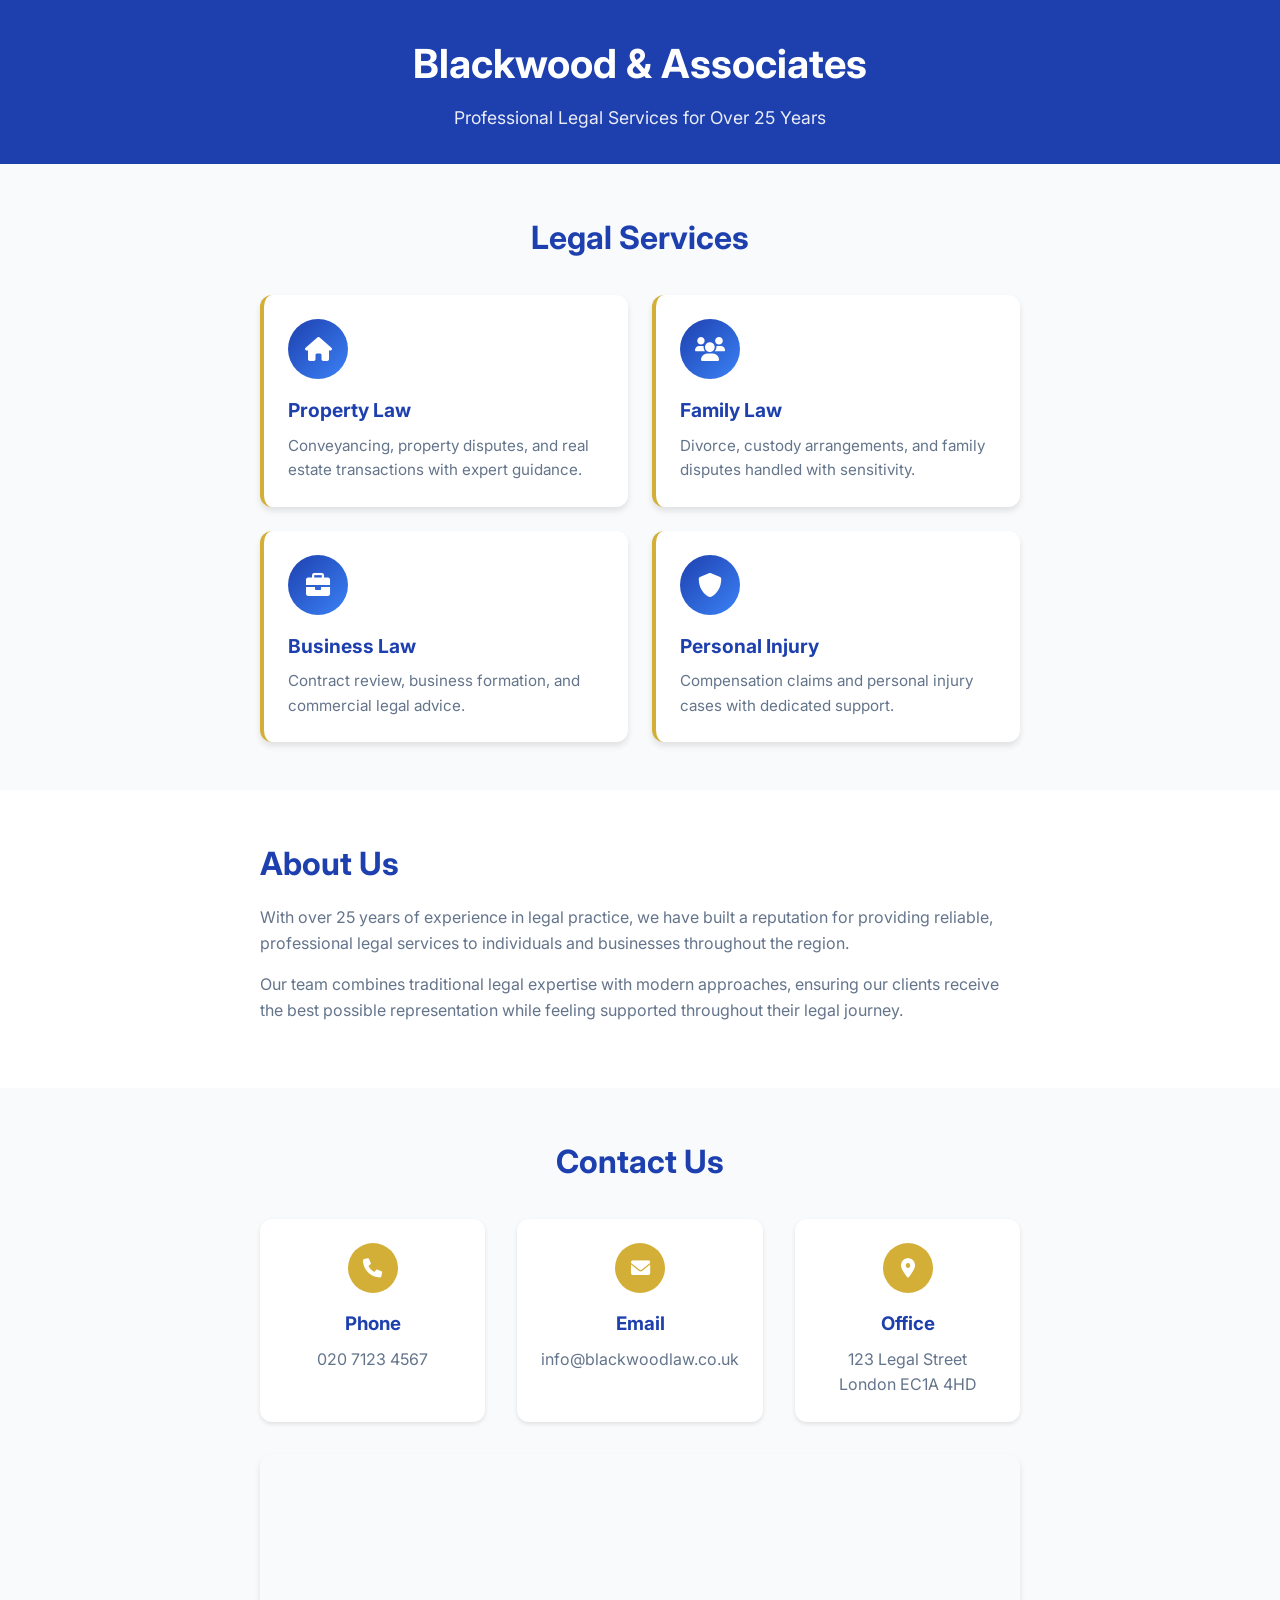
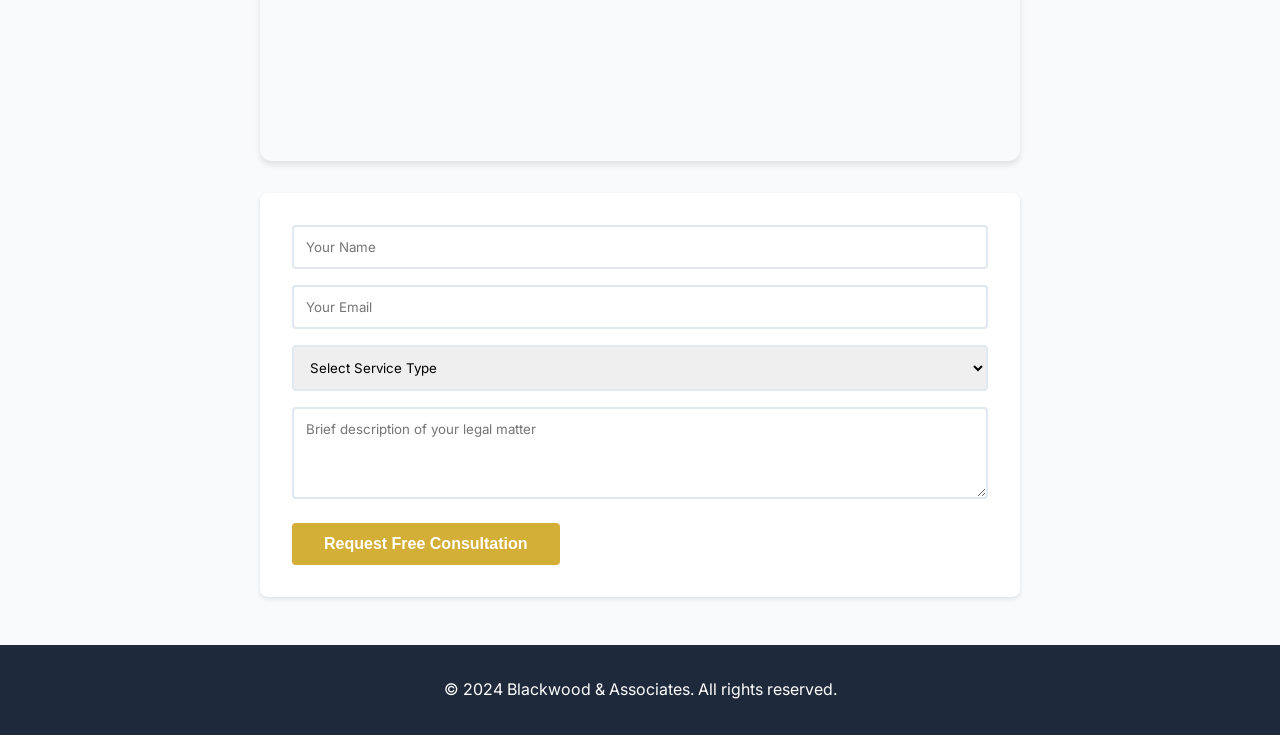
<file: portfolio/solicitor.html>
<!DOCTYPE html>
<html lang="en">
<head>
    <meta charset="UTF-8">
    <meta name="viewport" content="width=device-width, initial-scale=1.0">
    <title>Blackwood & Associates - Legal Services</title>
    <link href="https://fonts.googleapis.com/css2?family=Inter:wght@400;500;600;700&display=swap" rel="stylesheet">
    <link rel="stylesheet" href="https://cdnjs.cloudflare.com/ajax/libs/font-awesome/6.0.0/css/all.min.css">
    <style>
        * {
            margin: 0;
            padding: 0;
            box-sizing: border-box;
        }
        
        body {
            font-family: 'Inter', sans-serif;
            line-height: 1.6;
            color: #1e293b;
            background: #ffffff;
        }
        
        .container {
            max-width: 800px;
            margin: 0 auto;
            padding: 0 20px;
        }
        
        header {
            background: #1e40af;
            color: white;
            padding: 2rem 0;
            text-align: center;
        }
        
        header h1 {
            font-size: 2.5rem;
            font-weight: 700;
            margin-bottom: 0.5rem;
        }
        
        header p {
            font-size: 1.1rem;
            opacity: 0.9;
        }
        
        .services {
            padding: 3rem 0;
            background: #f8fafc;
        }
        
        .services h2 {
            text-align: center;
            font-size: 2rem;
            color: #1e40af;
            margin-bottom: 2rem;
        }
        
        .services-grid {
            display: grid;
            grid-template-columns: repeat(2, 1fr);
            gap: 1.5rem;
        }
        
        .service-card {
            background: white;
            padding: 1.5rem;
            border-radius: 12px;
            box-shadow: 0 4px 6px rgba(0,0,0,0.1);
            border-left: 4px solid #d4af37;
            transition: transform 0.3s ease, box-shadow 0.3s ease;
        }
        
        .service-card:hover {
            transform: translateY(-2px);
            box-shadow: 0 8px 15px rgba(0,0,0,0.15);
        }
        
        .service-icon {
            width: 60px;
            height: 60px;
            background: linear-gradient(135deg, #1e40af, #3b82f6);
            border-radius: 50%;
            display: flex;
            align-items: center;
            justify-content: center;
            margin-bottom: 1rem;
        }
        
        .service-icon i {
            font-size: 1.5rem;
            color: white;
        }
        
        .service-card h3 {
            color: #1e40af;
            margin-bottom: 0.5rem;
            font-size: 1.2rem;
        }
        
        .service-card p {
            color: #64748b;
            font-size: 0.95rem;
        }
        
        .about {
            padding: 3rem 0;
        }
        
        .about h2 {
            font-size: 2rem;
            color: #1e40af;
            margin-bottom: 1rem;
        }
        
        .about p {
            color: #64748b;
            margin-bottom: 1rem;
        }
        
        .contact {
            padding: 3rem 0;
            background: #f8fafc;
        }
        
        .contact h2 {
            text-align: center;
            font-size: 2rem;
            color: #1e40af;
            margin-bottom: 2rem;
        }
        
        .contact-info {
            display: grid;
            grid-template-columns: repeat(3, 1fr);
            gap: 2rem;
            margin-bottom: 2rem;
        }
        
        .contact-item {
            text-align: center;
            padding: 1.5rem;
            background: white;
            border-radius: 12px;
            box-shadow: 0 2px 4px rgba(0,0,0,0.1);
        }
        
        .contact-icon {
            width: 50px;
            height: 50px;
            background: #d4af37;
            border-radius: 50%;
            display: flex;
            align-items: center;
            justify-content: center;
            margin: 0 auto 1rem;
        }
        
        .contact-icon i {
            font-size: 1.2rem;
            color: white;
        }
        
        .contact-item h3 {
            color: #1e40af;
            margin-bottom: 0.5rem;
        }
        
        .contact-item p {
            color: #64748b;
        }
        
        .map-container {
            margin: 2rem 0;
            border-radius: 12px;
            overflow: hidden;
            box-shadow: 0 4px 6px rgba(0,0,0,0.1);
        }
        
        .map-container iframe {
            width: 100%;
            height: 300px;
            border: none;
        }
        
        .contact-form {
            background: white;
            padding: 2rem;
            border-radius: 8px;
            box-shadow: 0 2px 4px rgba(0,0,0,0.1);
        }
        
        .form-group {
            margin-bottom: 1rem;
        }
        
        .form-group input,
        .form-group select,
        .form-group textarea {
            width: 100%;
            padding: 0.75rem;
            border: 2px solid #e2e8f0;
            border-radius: 4px;
            font-family: inherit;
        }
        
        .form-group input:focus,
        .form-group select:focus,
        .form-group textarea:focus {
            outline: none;
            border-color: #d4af37;
        }
        
        .btn {
            background: #d4af37;
            color: white;
            padding: 0.75rem 2rem;
            border: none;
            border-radius: 4px;
            font-weight: 600;
            cursor: pointer;
            font-size: 1rem;
        }
        
        .btn:hover {
            background: #b8941f;
        }
        
        footer {
            background: #1e293b;
            color: white;
            padding: 2rem 0;
            text-align: center;
        }
        
        @media (max-width: 768px) {
            .services-grid {
                grid-template-columns: 1fr;
            }
            
            .contact-info {
                grid-template-columns: 1fr;
            }
            
            header h1 {
                font-size: 2rem;
            }
        }
    </style>
</head>
<body>
    <header>
        <div class="container">
            <h1>Blackwood & Associates</h1>
            <p>Professional Legal Services for Over 25 Years</p>
        </div>
    </header>

    <section class="services">
        <div class="container">
            <h2>Legal Services</h2>
            <div class="services-grid">
                <div class="service-card">
                    <div class="service-icon">
                        <i class="fas fa-home"></i>
                    </div>
                    <h3>Property Law</h3>
                    <p>Conveyancing, property disputes, and real estate transactions with expert guidance.</p>
                </div>
                <div class="service-card">
                    <div class="service-icon">
                        <i class="fas fa-users"></i>
                    </div>
                    <h3>Family Law</h3>
                    <p>Divorce, custody arrangements, and family disputes handled with sensitivity.</p>
                </div>
                <div class="service-card">
                    <div class="service-icon">
                        <i class="fas fa-briefcase"></i>
                    </div>
                    <h3>Business Law</h3>
                    <p>Contract review, business formation, and commercial legal advice.</p>
                </div>
                <div class="service-card">
                    <div class="service-icon">
                        <i class="fas fa-shield-alt"></i>
                    </div>
                    <h3>Personal Injury</h3>
                    <p>Compensation claims and personal injury cases with dedicated support.</p>
                </div>
            </div>
        </div>
    </section>

    <section class="about">
        <div class="container">
            <h2>About Us</h2>
            <p>With over 25 years of experience in legal practice, we have built a reputation for providing reliable, professional legal services to individuals and businesses throughout the region.</p>
            <p>Our team combines traditional legal expertise with modern approaches, ensuring our clients receive the best possible representation while feeling supported throughout their legal journey.</p>
        </div>
    </section>

    <section class="contact">
        <div class="container">
            <h2>Contact Us</h2>
            <div class="contact-info">
                <div class="contact-item">
                    <div class="contact-icon">
                        <i class="fas fa-phone"></i>
                    </div>
                    <h3>Phone</h3>
                    <p>020 7123 4567</p>
                </div>
                <div class="contact-item">
                    <div class="contact-icon">
                        <i class="fas fa-envelope"></i>
                    </div>
                    <h3>Email</h3>
                    <p>info@blackwoodlaw.co.uk</p>
                </div>
                <div class="contact-item">
                    <div class="contact-icon">
                        <i class="fas fa-map-marker-alt"></i>
                    </div>
                    <h3>Office</h3>
                    <p>123 Legal Street<br>London EC1A 4HD</p>
                </div>
            </div>
            
            <div class="map-container">
                <iframe src="https://www.google.com/maps/embed?pb=!1m18!1m12!1m3!1d2482.123456789!2d-0.123456!3d51.5074!2m3!1f0!2f0!3f0!3m2!1i1024!2i768!4f13.1!3m3!1m2!1s0x0%3A0x0!2zNTHCsDMwJzI2LjYiTiAwwrAwNyc0NC40Ilc!5e0!3m2!1sen!2suk!4v1234567890123!5m2!1sen!2suk" allowfullscreen="" loading="lazy" referrerpolicy="no-referrer-when-downgrade"></iframe>
            </div>
            <div class="contact-form">
                <form>
                    <div class="form-group">
                        <input type="text" placeholder="Your Name" required>
                    </div>
                    <div class="form-group">
                        <input type="email" placeholder="Your Email" required>
                    </div>
                    <div class="form-group">
                        <select required>
                            <option value="">Select Service Type</option>
                            <option value="property">Property Law</option>
                            <option value="family">Family Law</option>
                            <option value="business">Business Law</option>
                            <option value="injury">Personal Injury</option>
                        </select>
                    </div>
                    <div class="form-group">
                        <textarea placeholder="Brief description of your legal matter" rows="4" required></textarea>
                    </div>
                    <button type="submit" class="btn">Request Free Consultation</button>
                </form>
            </div>
        </div>
    </section>

    <footer>
        <div class="container">
            <p>&copy; 2024 Blackwood & Associates. All rights reserved.</p>
        </div>
    </footer>
</body>
</html>
</file>
<file: styles.css>
/* CSS Variables for Color Scheme */
:root {
    --primary-green: #1a4d3a;
    --dark-green: #0f2e24;
    --light-green: #2d6b4f;
    --accent-gold: #d4af37;
    --light-gold: #f4e4a6;
    --dark-gold: #b8941f;
    --white: #ffffff;
    --light-gray: #f8f9fa;
    --medium-gray: #6c757d;
    --dark-gray: #343a40;
    --text-dark: #212529;
    --text-light: #6c757d;
    --shadow: 0 4px 6px rgba(0, 0, 0, 0.1);
    --shadow-lg: 0 10px 25px rgba(0, 0, 0, 0.15);
}

/* Reset and Base Styles */
* {
    margin: 0;
    padding: 0;
    box-sizing: border-box;
}

body {
    font-family: 'Inter', sans-serif;
    line-height: 1.6;
    color: var(--text-dark);
    background-color: var(--white);
}

.container {
    max-width: 1200px;
    margin: 0 auto;
    padding: 0 20px;
}

/* Navigation */
.navbar {
    background: var(--white);
    box-shadow: var(--shadow);
    position: fixed;
    top: 0;
    width: 100%;
    z-index: 1000;
    transition: all 0.3s ease;
}

.nav-container {
    max-width: 1200px;
    margin: 0 auto;
    padding: 0 20px;
    display: flex;
    justify-content: space-between;
    align-items: center;
    height: 70px;
}

.nav-logo h2 {
    color: var(--primary-green);
    font-weight: 700;
    font-size: 1.8rem;
}

.nav-menu {
    display: flex;
    list-style: none;
    gap: 2rem;
}

.nav-menu a {
    text-decoration: none;
    color: var(--text-dark);
    font-weight: 500;
    transition: color 0.3s ease;
    position: relative;
}

.nav-menu a:hover {
    color: var(--primary-green);
}

.nav-menu a::after {
    content: '';
    position: absolute;
    bottom: -5px;
    left: 0;
    width: 0;
    height: 2px;
    background: var(--accent-gold);
    transition: width 0.3s ease;
}

.nav-menu a:hover::after {
    width: 100%;
}

.hamburger {
    display: none;
    flex-direction: column;
    cursor: pointer;
}

.hamburger span {
    width: 25px;
    height: 3px;
    background: var(--primary-green);
    margin: 3px 0;
    transition: 0.3s;
}

/* Hero Section */
.hero {
    background: linear-gradient(135deg, var(--primary-green) 0%, var(--dark-green) 100%);
    color: var(--white);
    padding: 100px 0 60px;
    min-height: 70vh;
    display: flex;
    align-items: center;
}

.hero-container {
    max-width: 1200px;
    margin: 0 auto;
    padding: 0 20px;
}

.hero-content {
    display: grid;
    grid-template-columns: 1fr 1fr;
    gap: 3rem;
    align-items: center;
}

.hero-text h1 {
    font-size: 3.2rem;
    font-weight: 700;
    margin-bottom: 1.2rem;
    line-height: 1.2;
}

.hero-subtitle {
    font-size: 1.1rem;
    margin-bottom: 1.5rem;
    opacity: 0.9;
    line-height: 1.6;
}

.hero-buttons {
    display: flex;
    gap: 1rem;
    flex-wrap: wrap;
}

.btn {
    padding: 12px 30px;
    border-radius: 50px;
    text-decoration: none;
    font-weight: 600;
    transition: all 0.3s ease;
    display: inline-block;
    border: 2px solid transparent;
    cursor: pointer;
    font-size: 1rem;
}

.btn-primary {
    background: var(--accent-gold);
    color: var(--dark-green);
    border-color: var(--accent-gold);
}

.btn-primary:hover {
    background: var(--dark-gold);
    border-color: var(--dark-gold);
    transform: translateY(-2px);
    box-shadow: var(--shadow-lg);
}

.btn-secondary {
    background: transparent;
    color: var(--white);
    border-color: var(--white);
}

.btn-secondary:hover {
    background: var(--white);
    color: var(--primary-green);
    transform: translateY(-2px);
}

.hero-image {
    display: flex;
    justify-content: center;
    align-items: center;
}

.photo-placeholder {
    width: 280px;
    height: 280px;
    background: rgba(255, 255, 255, 0.1);
    border: 3px dashed rgba(255, 255, 255, 0.3);
    border-radius: 20px;
    display: flex;
    flex-direction: column;
    justify-content: center;
    align-items: center;
    text-align: center;
    backdrop-filter: blur(10px);
}

.photo-placeholder i {
    font-size: 4rem;
    color: var(--accent-gold);
    margin-bottom: 1rem;
}

.photo-placeholder p {
    font-size: 1.1rem;
    opacity: 0.8;
}

/* Services Section */
.services {
    padding: 60px 0;
    background: var(--light-gray);
}

.section-header {
    text-align: center;
    margin-bottom: 2.5rem;
}

.section-header h2 {
    font-size: 2.5rem;
    color: var(--primary-green);
    margin-bottom: 0.8rem;
    font-weight: 700;
}

.section-header p {
    font-size: 1.1rem;
    color: var(--text-light);
    max-width: 600px;
    margin: 0 auto;
}

.services-grid {
    display: grid;
    grid-template-columns: repeat(4, 1fr);
    gap: 1.5rem;
}

.service-card {
    background: var(--white);
    padding: 2rem 1.5rem;
    border-radius: 15px;
    text-align: center;
    box-shadow: var(--shadow);
    transition: all 0.3s ease;
    border-top: 4px solid var(--accent-gold);
}

.service-card:hover {
    transform: translateY(-10px);
    box-shadow: var(--shadow-lg);
}

.service-icon {
    width: 80px;
    height: 80px;
    background: linear-gradient(135deg, var(--primary-green), var(--light-green));
    border-radius: 50%;
    display: flex;
    align-items: center;
    justify-content: center;
    margin: 0 auto 1.5rem;
}

.service-icon i {
    font-size: 2rem;
    color: var(--white);
}

.service-card h3 {
    font-size: 1.5rem;
    color: var(--primary-green);
    margin-bottom: 1rem;
    font-weight: 600;
}

.service-card p {
    color: var(--text-light);
    line-height: 1.6;
}

/* Portfolio Section */
.portfolio {
    padding: 60px 0;
    background: var(--white);
}

.portfolio-grid {
    display: grid;
    grid-template-columns: repeat(4, 1fr);
    gap: 1.5rem;
}

.portfolio-item {
    background: var(--white);
    border-radius: 15px;
    overflow: hidden;
    box-shadow: var(--shadow);
    transition: all 0.3s ease;
}

.portfolio-item:hover {
    transform: translateY(-5px);
    box-shadow: var(--shadow-lg);
}

.portfolio-thumbnail {
    height: 180px;
    display: flex;
    align-items: center;
    justify-content: center;
    position: relative;
    overflow: hidden;
}

.portfolio-thumbnail.solicitor {
    background: linear-gradient(135deg, #2c3e50, #34495e);
}

.portfolio-thumbnail.gym {
    background: linear-gradient(135deg, #e74c3c, #c0392b);
}

.portfolio-thumbnail.dry-cleaner {
    background: linear-gradient(135deg, #3498db, #2980b9);
}

.portfolio-thumbnail.seamstress {
    background: linear-gradient(135deg, #9b59b6, #8e44ad);
}

.thumbnail-content {
    text-align: center;
    color: var(--white);
}

.thumbnail-content i {
    font-size: 3rem;
    margin-bottom: 1rem;
    display: block;
}

.thumbnail-content h4 {
    font-size: 1.3rem;
    font-weight: 600;
}

.portfolio-info {
    padding: 1.5rem;
}

.portfolio-info h3 {
    font-size: 1.4rem;
    color: var(--primary-green);
    margin-bottom: 1rem;
    font-weight: 600;
}

.portfolio-info p {
    color: var(--text-light);
    margin-bottom: 1.5rem;
    line-height: 1.6;
}

.portfolio-link {
    color: var(--accent-gold);
    text-decoration: none;
    font-weight: 600;
    display: inline-flex;
    align-items: center;
    gap: 0.5rem;
    transition: all 0.3s ease;
}

.portfolio-link:hover {
    color: var(--dark-gold);
    gap: 1rem;
}

/* Contact Section */
.contact {
    padding: 60px 0;
    background: var(--light-gray);
}

.contact-content {
    display: grid;
    grid-template-columns: 1fr 1fr;
    gap: 3rem;
    margin-top: 2rem;
}

.contact-item {
    display: flex;
    align-items: center;
    gap: 1rem;
    margin-bottom: 1.5rem;
}

.contact-icon {
    width: 60px;
    height: 60px;
    background: var(--accent-gold);
    border-radius: 50%;
    display: flex;
    align-items: center;
    justify-content: center;
    flex-shrink: 0;
}

.contact-icon i {
    font-size: 1.5rem;
    color: var(--dark-green);
}

.contact-details h4 {
    color: var(--primary-green);
    margin-bottom: 0.5rem;
    font-weight: 600;
}

.contact-details p {
    color: var(--text-light);
}

.contact-form {
    background: var(--white);
    padding: 2rem;
    border-radius: 15px;
    box-shadow: var(--shadow);
}

.form-group {
    margin-bottom: 1.5rem;
}

.form-group input,
.form-group textarea {
    width: 100%;
    padding: 12px 15px;
    border: 2px solid #e9ecef;
    border-radius: 8px;
    font-size: 1rem;
    transition: border-color 0.3s ease;
    font-family: inherit;
}

.form-group input:focus,
.form-group textarea:focus {
    outline: none;
    border-color: var(--accent-gold);
}

.form-group textarea {
    resize: vertical;
    min-height: 120px;
}

/* Footer */
.footer {
    background: var(--dark-green);
    color: var(--white);
    padding: 40px 0 20px;
}

.footer-content {
    display: grid;
    grid-template-columns: 2fr 1fr 1fr;
    gap: 2rem;
    margin-bottom: 1.5rem;
}

.footer-logo h3 {
    color: var(--accent-gold);
    font-size: 1.8rem;
    margin-bottom: 1rem;
}

.footer-logo p {
    opacity: 0.8;
    line-height: 1.6;
}

.footer-links h4,
.footer-social h4 {
    color: var(--accent-gold);
    margin-bottom: 1rem;
    font-weight: 600;
}

.footer-links ul {
    list-style: none;
}

.footer-links li {
    margin-bottom: 0.5rem;
}

.footer-links a {
    color: var(--white);
    text-decoration: none;
    opacity: 0.8;
    transition: opacity 0.3s ease;
}

.footer-links a:hover {
    opacity: 1;
}

.social-links {
    display: flex;
    gap: 1rem;
}

.social-links a {
    width: 40px;
    height: 40px;
    background: var(--accent-gold);
    border-radius: 50%;
    display: flex;
    align-items: center;
    justify-content: center;
    color: var(--dark-green);
    text-decoration: none;
    transition: all 0.3s ease;
}

.social-links a:hover {
    background: var(--dark-gold);
    transform: translateY(-2px);
}

.footer-bottom {
    border-top: 1px solid rgba(255, 255, 255, 0.1);
    padding-top: 2rem;
    text-align: center;
    opacity: 0.8;
}

/* Responsive Design */
@media (max-width: 1024px) {
    .services-grid {
        grid-template-columns: repeat(2, 1fr);
        gap: 1.2rem;
    }
    
    .portfolio-grid {
        grid-template-columns: repeat(2, 1fr);
        gap: 1.2rem;
    }
}

@media (max-width: 768px) {
    .hamburger {
        display: flex;
    }
    
    .nav-menu {
        position: fixed;
        left: -100%;
        top: 70px;
        flex-direction: column;
        background-color: var(--white);
        width: 100%;
        text-align: center;
        transition: 0.3s;
        box-shadow: var(--shadow);
        padding: 2rem 0;
    }
    
    .nav-menu.active {
        left: 0;
    }
    
    .hero-content {
        grid-template-columns: 1fr;
        text-align: center;
        gap: 2rem;
    }
    
    .hero-text h1 {
        font-size: 2.3rem;
    }
    
    .hero-buttons {
        justify-content: center;
    }
    
    .contact-content {
        grid-template-columns: 1fr;
        gap: 2rem;
    }
    
    .footer-content {
        grid-template-columns: 1fr;
        text-align: center;
        gap: 2rem;
    }
    
    .services-grid {
        grid-template-columns: repeat(2, 1fr);
        gap: 1rem;
    }
    
    .portfolio-grid {
        grid-template-columns: repeat(2, 1fr);
        gap: 1rem;
    }
}

@media (max-width: 480px) {
    .hero-text h1 {
        font-size: 2rem;
    }
    
    .section-header h2 {
        font-size: 2rem;
    }
    
    .photo-placeholder {
        width: 220px;
        height: 220px;
    }
    
    .btn {
        padding: 10px 20px;
        font-size: 0.9rem;
    }
}

/* Smooth Scrolling */
html {
    scroll-behavior: smooth;
}

/* Loading Animation */
@keyframes fadeInUp {
    from {
        opacity: 0;
        transform: translateY(30px);
    }
    to {
        opacity: 1;
        transform: translateY(0);
    }
}

.service-card,
.portfolio-item {
    animation: fadeInUp 0.6s ease forwards;
}

/* Hover Effects */
.service-card:hover .service-icon {
    transform: scale(1.1);
}

.portfolio-thumbnail::before {
    content: '';
    position: absolute;
    top: 0;
    left: 0;
    right: 0;
    bottom: 0;
    background: rgba(0, 0, 0, 0.2);
    opacity: 0;
    transition: opacity 0.3s ease;
}

.portfolio-item:hover .portfolio-thumbnail::before {
    opacity: 1;
}
</file>
